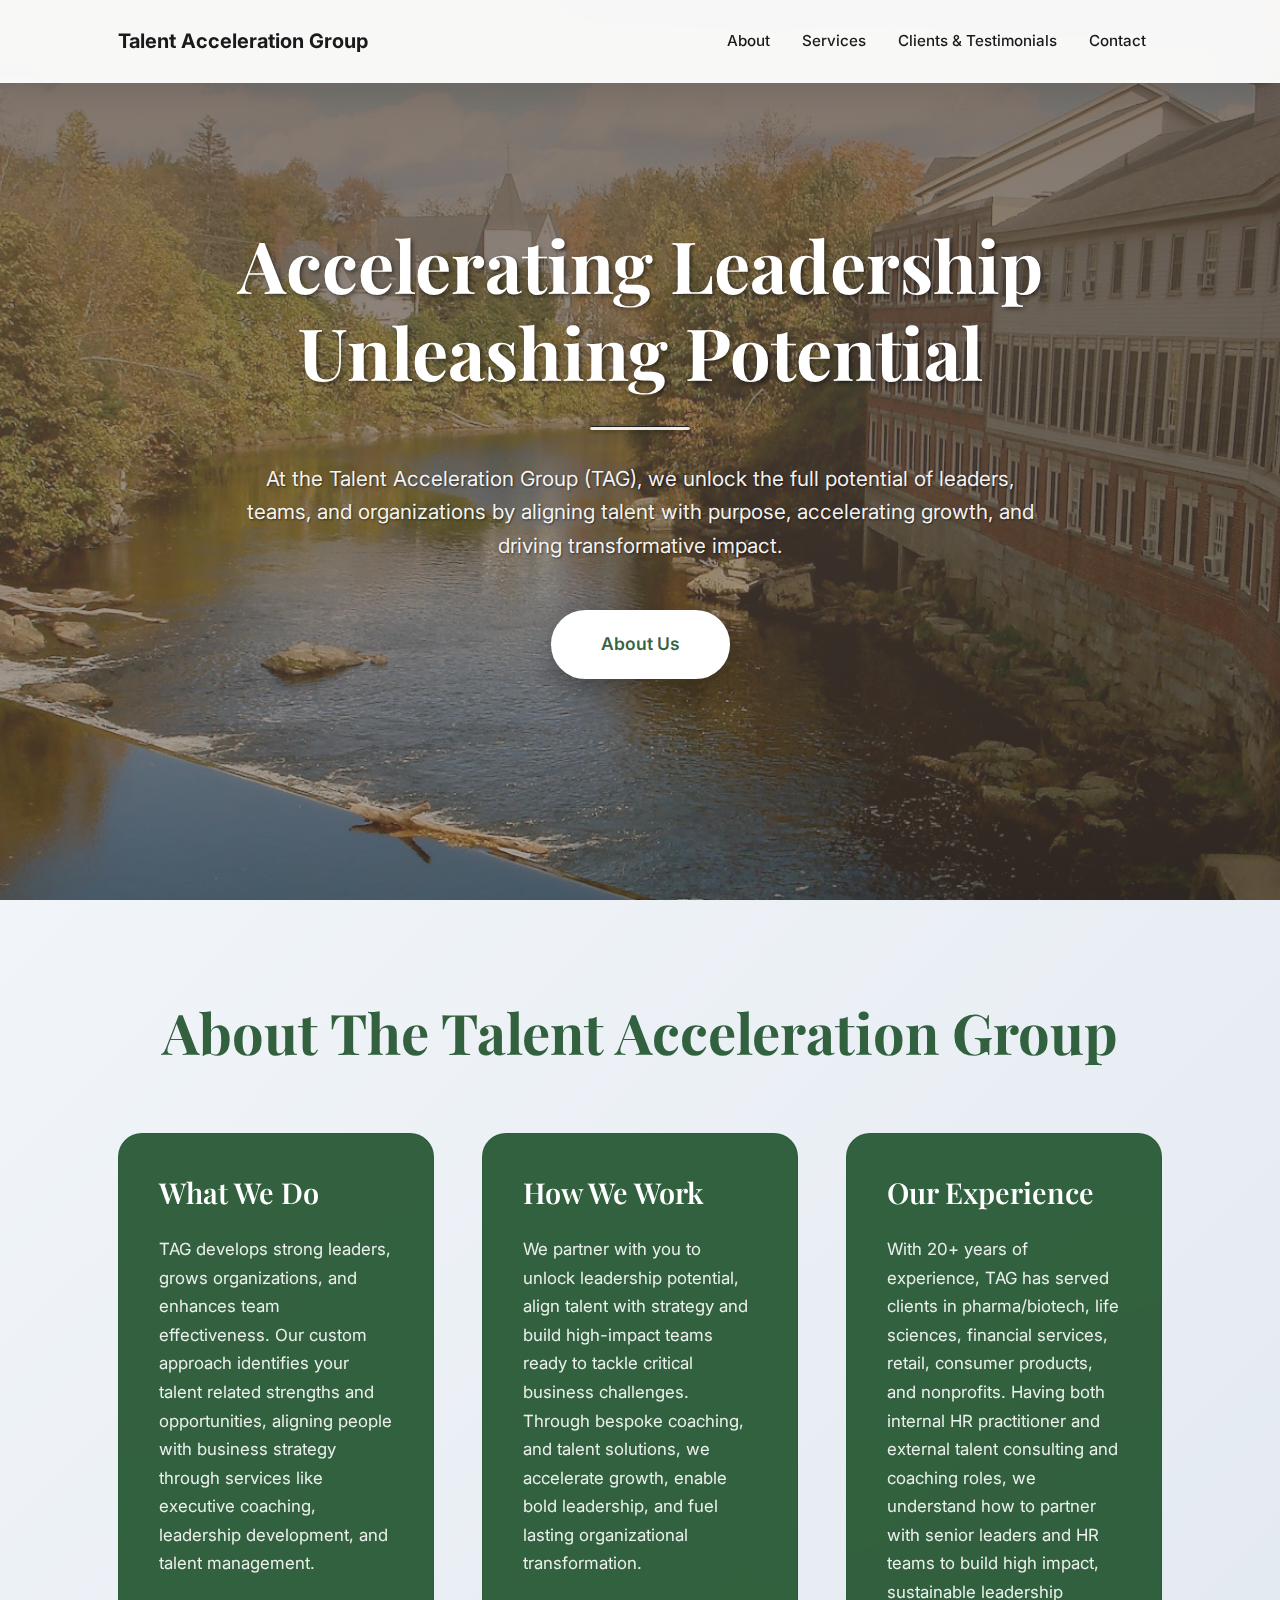
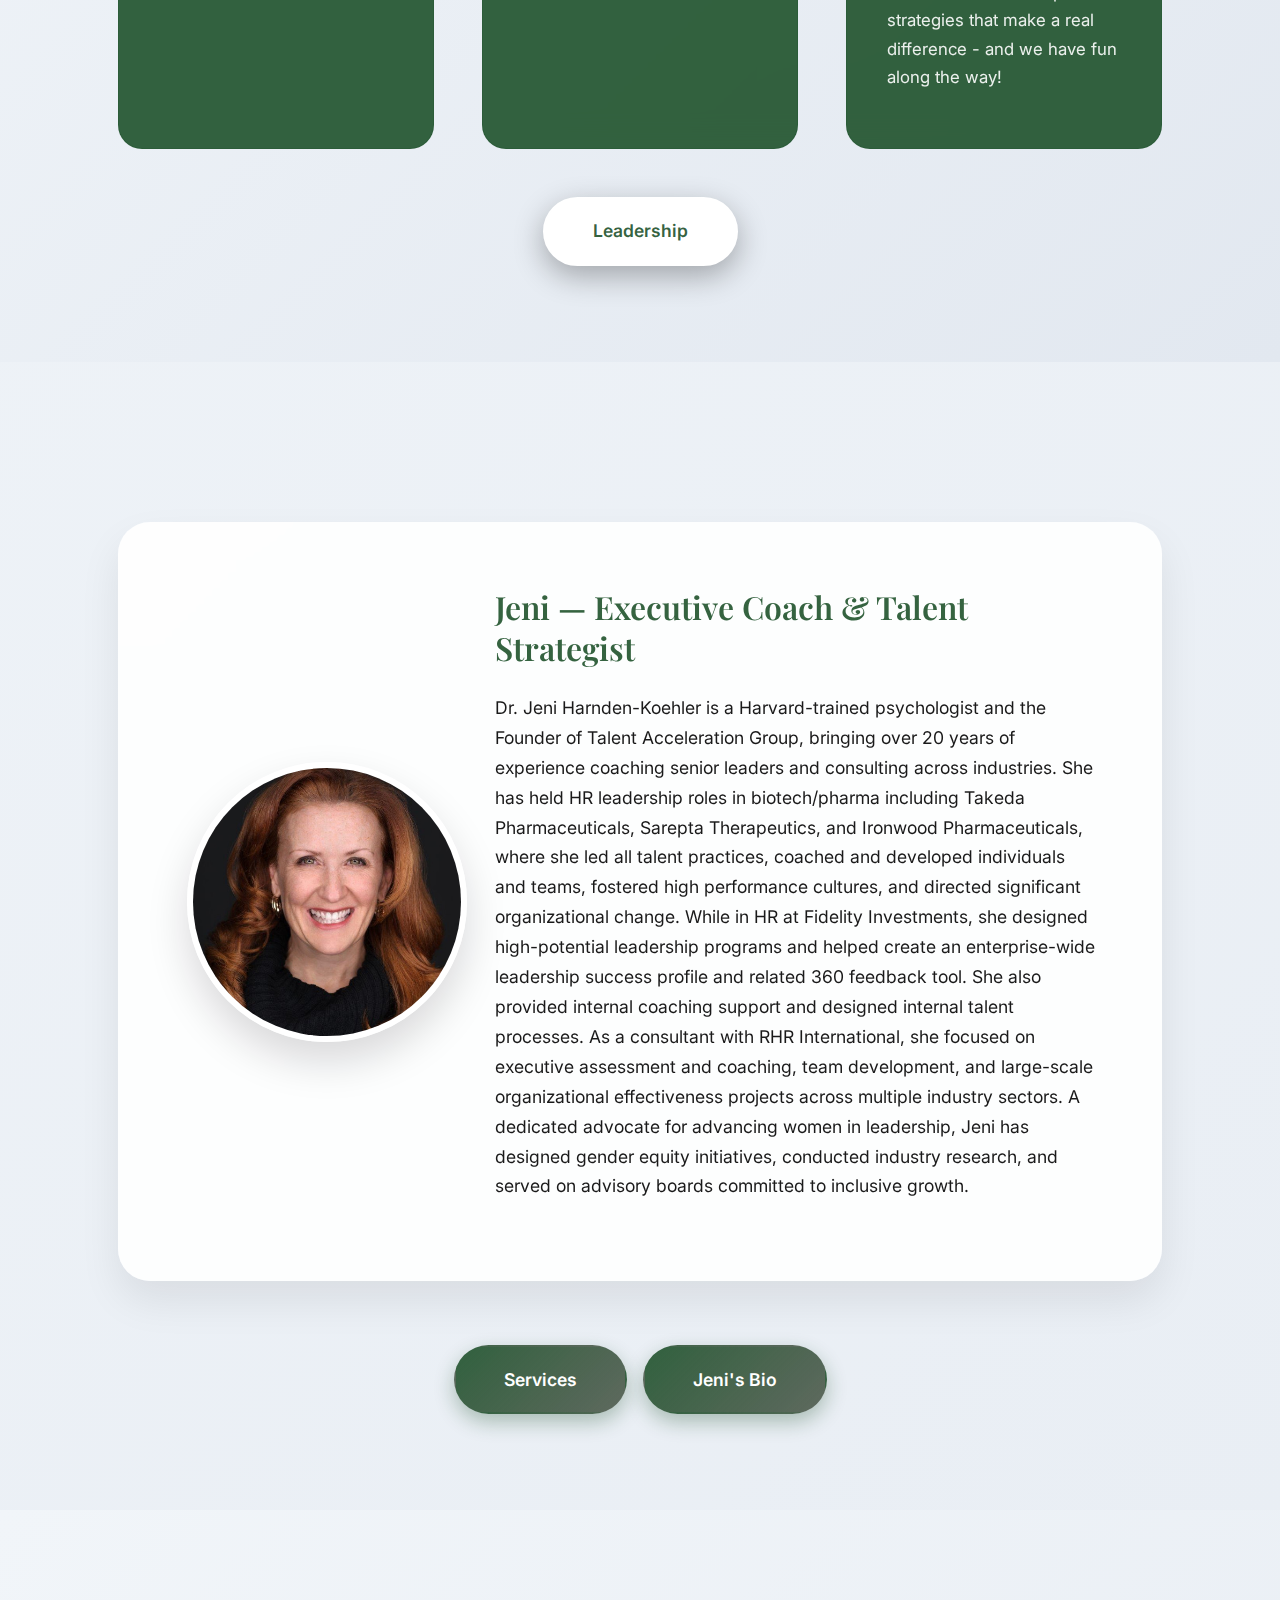
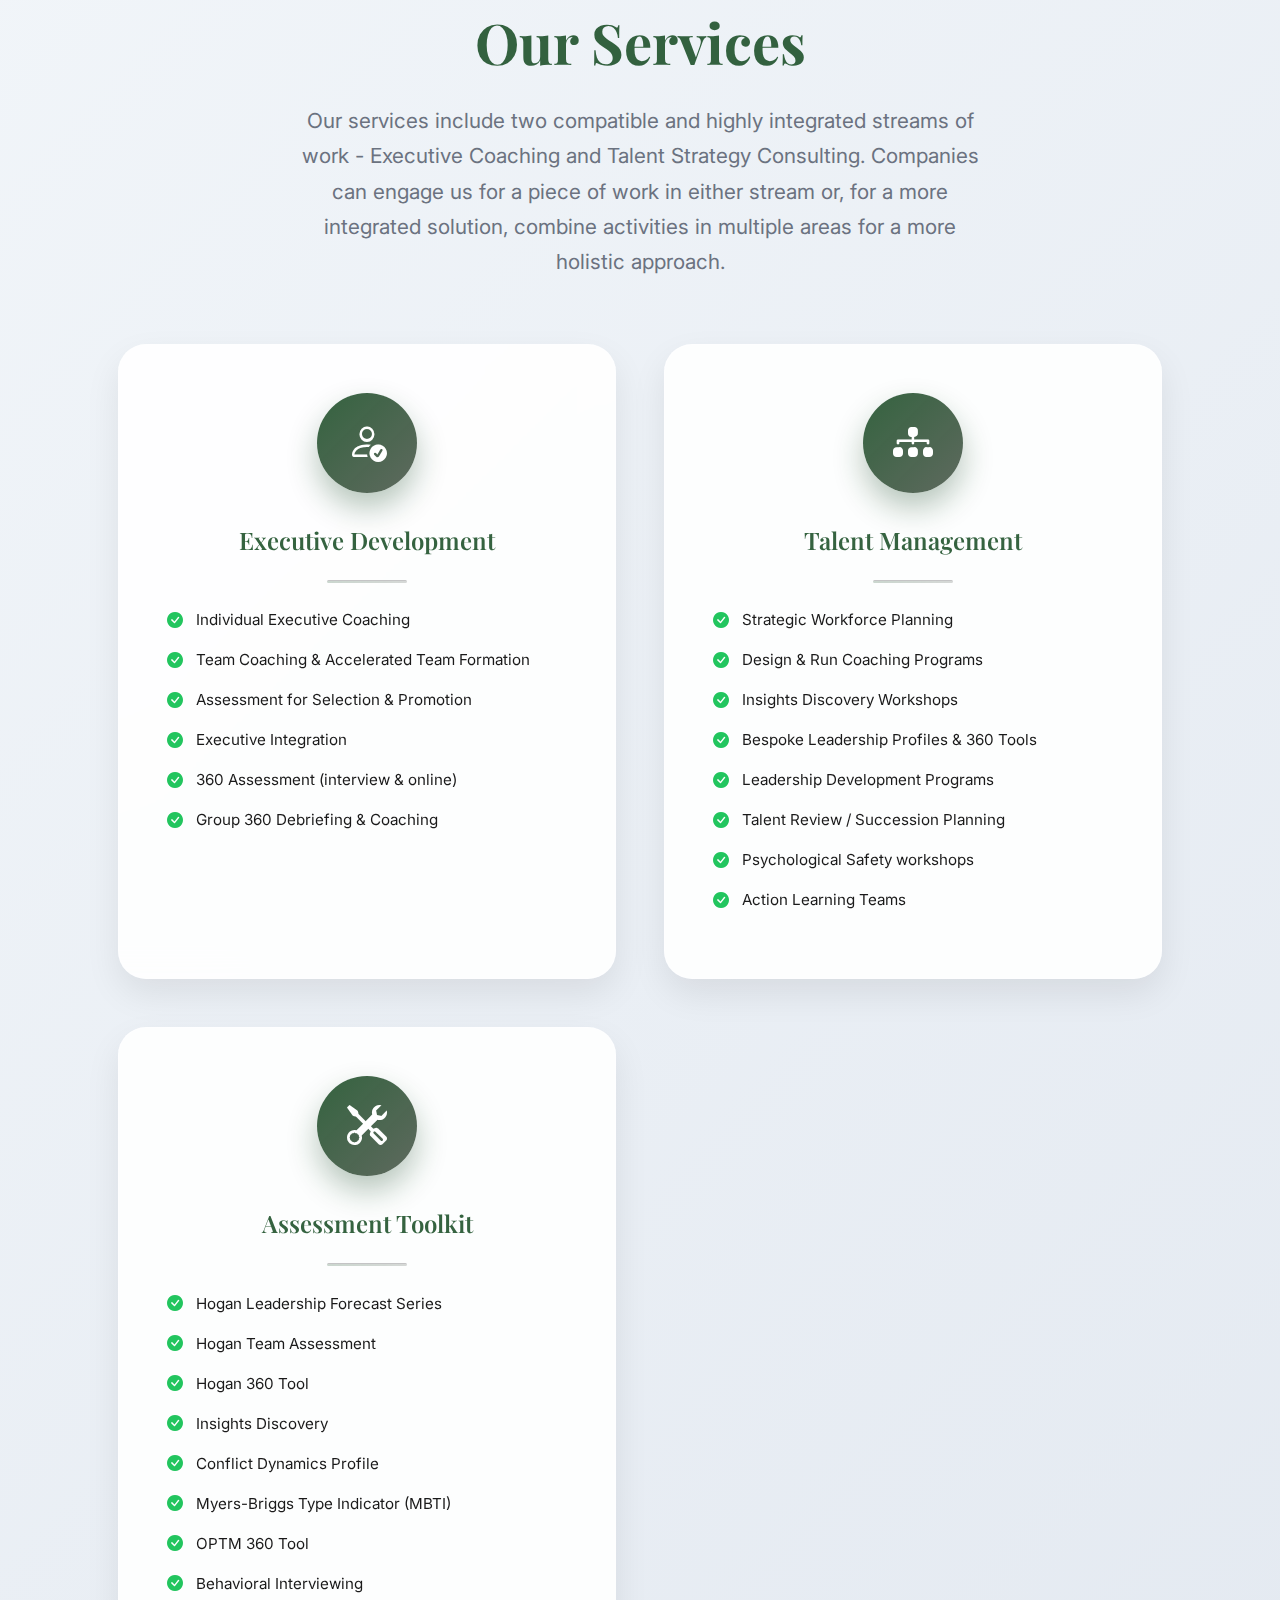
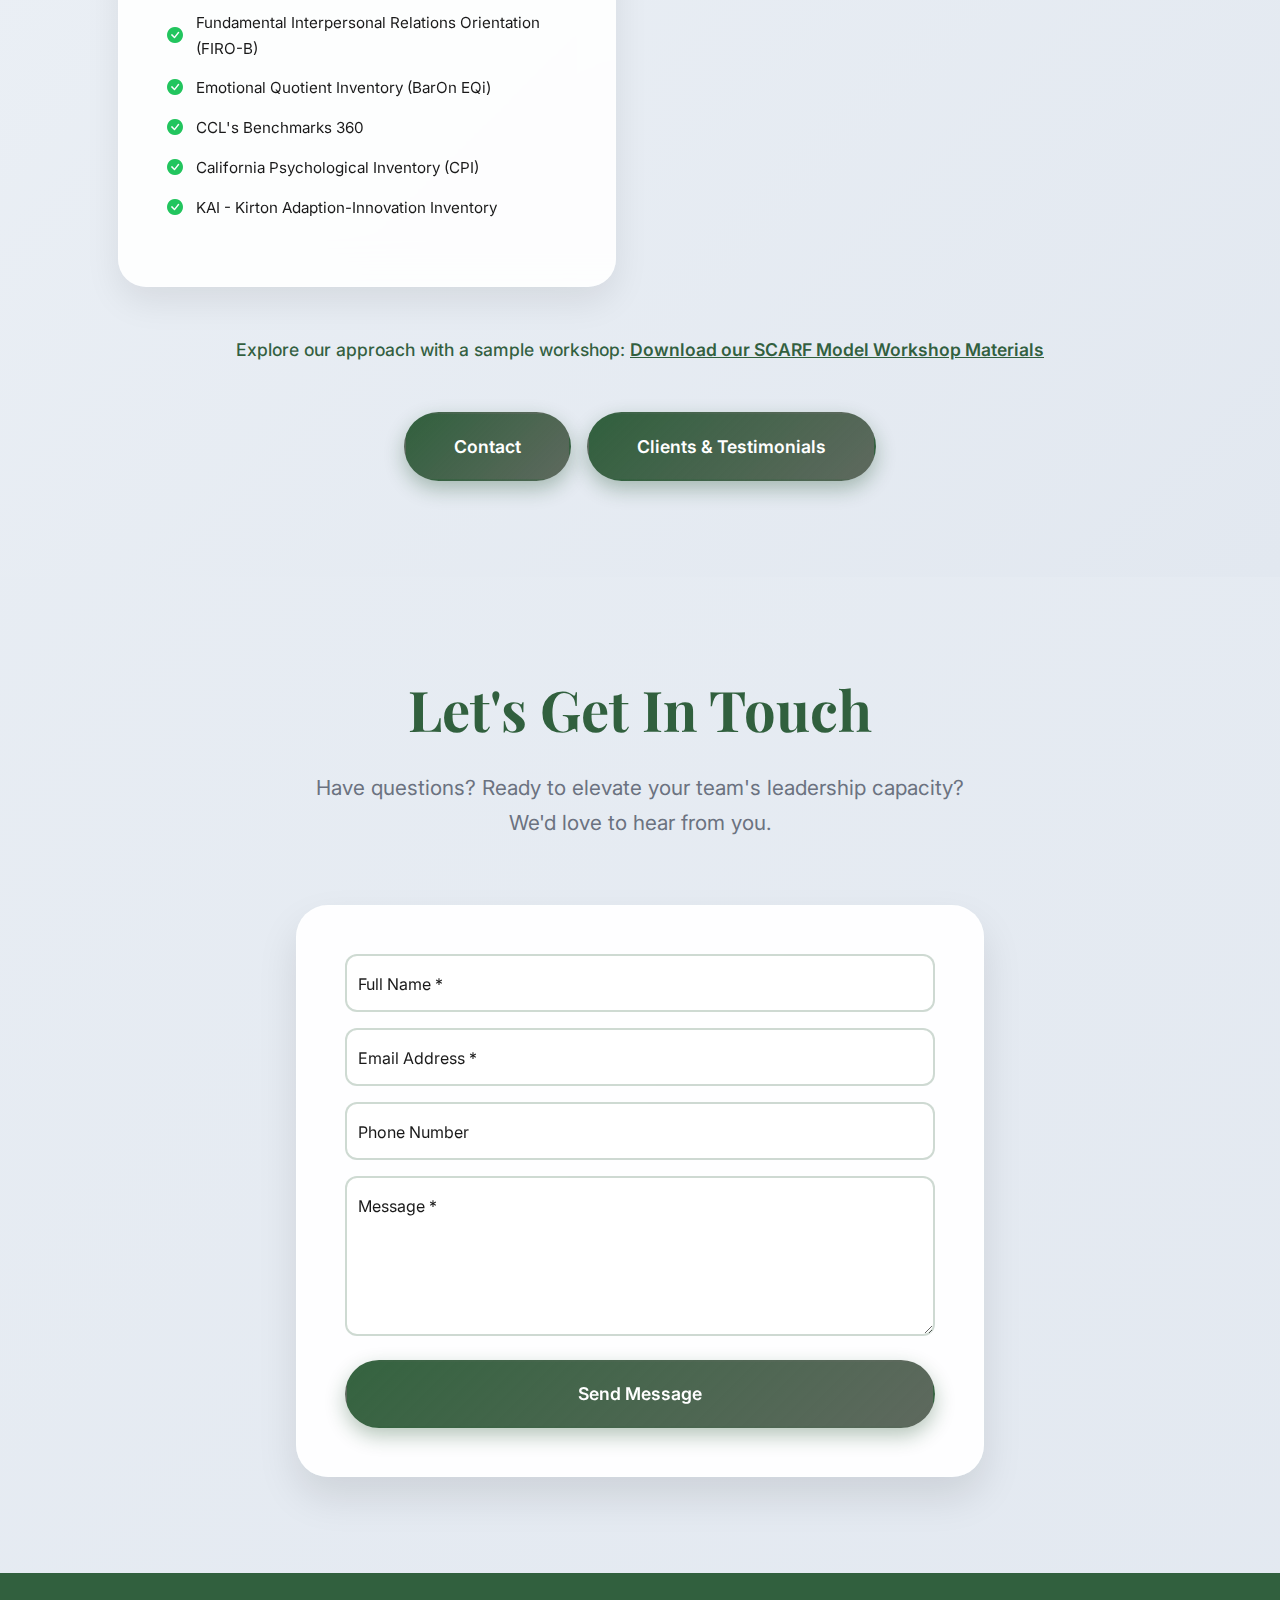
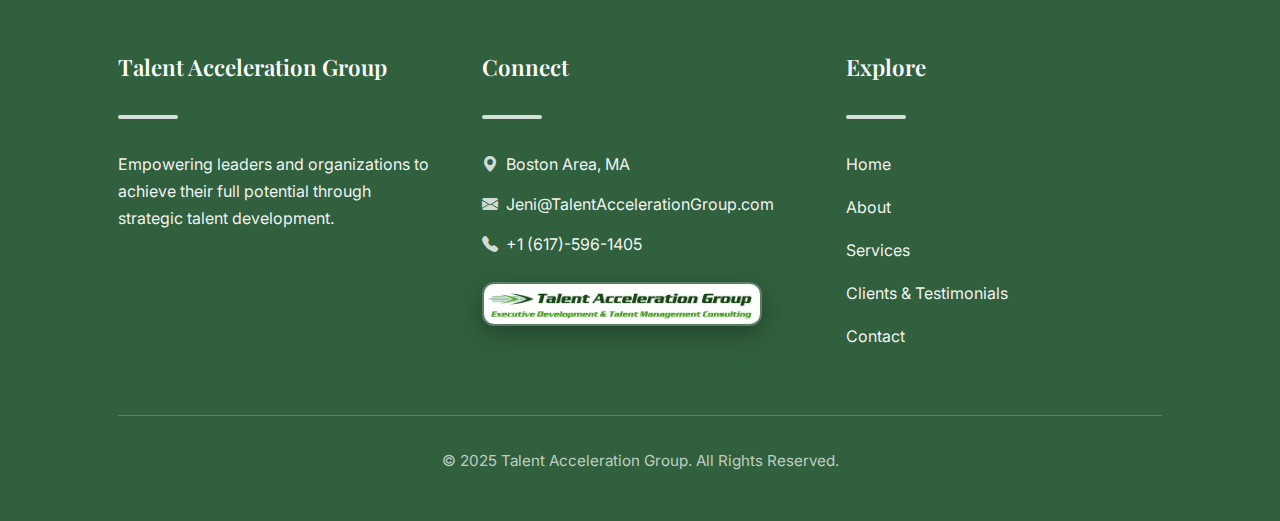
<file: index.html>
<!DOCTYPE html>
<html lang="en">
<head>
    <meta charset="utf-8" />
    <meta name="viewport" content="width=device-width, initial-scale=1, shrink-to-fit=no" />
    <meta name="description" content="Talent Acceleration Group empowers organizations through strategic talent development and customized leadership solutions." />
    <meta name="author" content="Talent Acceleration Group" />
    <title>Talent Acceleration Group</title>
    
    <!-- Favicon & Fonts -->
    <link rel="icon" type="image/x-icon" href="assets/favicon.ico" />
    <link href="https://fonts.googleapis.com/css2?family=Inter:wght@300;400;500;600;700;800&display=swap" rel="stylesheet" />
    <link href="https://fonts.googleapis.com/css2?family=Playfair+Display:wght@400;500;600;700&display=swap" rel="stylesheet" />
    <link href="https://cdn.jsdelivr.net/npm/bootstrap-icons@1.11.1/font/bootstrap-icons.css" rel="stylesheet" />
    <link rel="stylesheet" href="https://cdnjs.cloudflare.com/ajax/libs/font-awesome/6.4.0/css/all.min.css">

    <!-- Bootstrap CSS -->
    <link href="https://cdn.jsdelivr.net/npm/bootstrap@5.2.3/dist/css/bootstrap.min.css" rel="stylesheet" />
    <link href="css/index.css" rel="stylesheet" />

</head>

<body id="page-top">
    <!-- Navigation -->
    <nav class="navbar navbar-expand-lg navbar-light fixed-top py-3" id="mainNav">
        <div class="container px-4 px-lg-5">
            <a class="navbar-brand" href="#page-top">Talent Acceleration Group</a>
            <button class="navbar-toggler navbar-toggler-right" type="button" data-bs-toggle="collapse" data-bs-target="#navbarResponsive" aria-controls="navbarResponsive" aria-expanded="false" aria-label="Toggle navigation"><span class="navbar-toggler-icon"></span></button>
            <div class="collapse navbar-collapse" id="navbarResponsive">
                <ul class="navbar-nav ms-auto my-2 my-lg-0">
                    <li class="nav-item"><a class="nav-link" href="#about">About</a></li>
                    <li class="nav-item"><a class="nav-link" href="#services">Services</a></li>
                    <li class="nav-item"><a class="nav-link" href="testimonials.html">Clients & Testimonials</a></li>
                    <li class="nav-item"><a class="nav-link" href="#contact">Contact</a></li>
                </ul>
            </div>
        </div>
    </nav>

    <!-- Masthead -->
    <header class="masthead">
        <div class="container px-4 px-lg-5 h-100">
            <div class="row gx-4 gx-lg-5 h-100 align-items-center justify-content-center text-center">
                <div class="col-lg-10">
                    <h1>Accelerating Leadership<br>Unleashing Potential</h1>
                    <hr class="divider" />
                    <p>At the Talent Acceleration Group (TAG), we unlock the full potential of leaders, teams, and organizations by aligning talent with purpose, accelerating growth, and driving transformative impact.</p>
                    <a class="btn btn-light btn-xl" href="#about">About Us</a>
                </div>
            </div>
        </div>
    </header>

    <!-- About Section -->
    <section class="page-section bg-about" id="about">
        <div class="container px-4 px-lg-5">
            <div class="section-header">
                <h1 style="color: var(--white); font-size: 3.5rem;">About The Talent Acceleration Group</h1>
            </div>
            
            <div class="about-grid">
                <div class="about-card">
                    <h2>What We Do</h2>
                    <p>TAG develops strong leaders, grows organizations, and enhances team effectiveness. Our custom approach identifies your talent related strengths and opportunities, aligning people with business strategy through services like executive coaching, leadership development, and talent management.</p>
                </div>
                
                <div class="about-card">
                    <h2>How We Work</h2>
                    <p>We partner with you to unlock leadership potential, align talent with strategy and build high-impact teams ready to tackle critical business challenges. Through bespoke coaching, and talent solutions, we accelerate growth, enable bold leadership, and fuel lasting organizational transformation.</p>
                </div>
                
                <div class="about-card">
                    <h2>Our Experience</h2>
                    <p>With 20+ years of experience, TAG has served clients in pharma/biotech, life sciences, financial services, retail, consumer products, and nonprofits. Having both internal HR practitioner and external talent consulting and coaching roles, we understand how to partner with senior leaders and HR teams to build high impact, sustainable leadership strategies that make a real difference - and we have fun along the way!</p>
                </div>
            </div>
            
            <div class="btn-group-section">
                <a class="btn btn-light btn-xl" href="#founder">Leadership</a>
            </div>
        </div>
    </section>

    <!-- Founder Section -->
    <section class="page-section" id="founder">
        <div class="container px-4 px-lg-5">
            <div class="founder-section">
                <div class="row align-items-center">
                    <div class="col-md-4 text-center mb-4 mb-md-0">
                        <img src="assets/img/Headshot.jpg" class="img-fluid founder-image" alt="Jeni Headshot" />
                    </div>
                    <div class="col-md-8">
                        <h4 style="color: var(--primary); font-size: 2rem; margin-bottom: 1.5rem; font-family: 'Playfair Display', serif;">Jeni — Executive Coach & Talent Strategist</h4>
                        <p style="color: var(--dark-text); font-size: 1.1rem; line-height: 1.7;">Dr. Jeni Harnden-Koehler is a Harvard-trained psychologist and the Founder of Talent Acceleration Group, bringing over 20 years of experience coaching senior leaders and consulting across industries. She has held HR leadership roles in biotech/pharma including Takeda Pharmaceuticals, Sarepta Therapeutics, and Ironwood Pharmaceuticals, where she led all talent practices, coached and developed individuals and teams, fostered high performance cultures, and directed significant organizational change. While in HR at Fidelity Investments, she designed high-potential leadership programs and helped create an enterprise-wide leadership success profile and related 360 feedback tool. She also provided internal coaching support and designed internal talent processes. As a consultant with RHR International, she focused on executive assessment and coaching, team development, and large-scale organizational effectiveness projects across multiple industry sectors. A dedicated advocate for advancing women in leadership, Jeni has designed gender equity initiatives, conducted industry research, and served on advisory boards committed to inclusive growth.</p>
                    </div>
                </div>
            </div>
            
            <div class="btn-group-section">
                <a class="btn btn-primary btn-xl" href="#services">Services</a>
                <a class="btn btn-primary btn-xl" href="about.html">Jeni's Bio</a>
            </div>
        </div>
    </section>

    <!-- Services Section -->
    <section id="services" class="page-section bg-warm">
        <div class="container px-4 px-lg-5">
            <div class="section-header">
                <h2>Our Services</h2>
                <p>Our services include two compatible and highly integrated streams of work - Executive Coaching and Talent Strategy Consulting. Companies can engage us for a piece of work in either stream or, for a more integrated solution, combine activities in multiple areas for a more holistic approach.</p>
            </div>
            
            <div class="services-grid">
                <!-- Executive Development -->
                <div class="service-card">
                    <div class="card-body text-center">
                        <div class="feature-icon">
                            <i class="bi bi-person-check" style="font-size: 2.5rem; color: var(--white);"></i>
                        </div>
                        <h3>Executive Development</h3>
                        <hr class="divider" />
                        <ul class="list-unstyled">
                            <li><i class="bi bi-check-circle-fill"></i>Individual Executive Coaching</li>
                            <li><i class="bi bi-check-circle-fill"></i>Team Coaching & Accelerated Team Formation</li>
                            <li><i class="bi bi-check-circle-fill"></i>Assessment for Selection & Promotion</li>
                            <li><i class="bi bi-check-circle-fill"></i>Executive Integration</li>
                            <li><i class="bi bi-check-circle-fill"></i>360 Assessment (interview & online)</li>
                            <li><i class="bi bi-check-circle-fill"></i>Group 360 Debriefing & Coaching</li>
                        </ul>
                    </div>
                </div>

                <!-- Talent Management Consulting -->
                <div class="service-card">
                    <div class="card-body text-center">
                        <div class="feature-icon">
                            <i class="bi bi-diagram-3-fill" style="font-size: 2.5rem; color: var(--white);"></i>
                        </div>
                        <h3>Talent Management</h3>
                        <hr class="divider" />
                        <ul class="list-unstyled">
                            <li><i class="bi bi-check-circle-fill"></i>Strategic Workforce Planning</li>
                            <li><i class="bi bi-check-circle-fill"></i>Design & Run Coaching Programs</li>
                            <li><i class="bi bi-check-circle-fill"></i>Insights Discovery Workshops</li>
                            <li><i class="bi bi-check-circle-fill"></i>Bespoke Leadership Profiles & 360 Tools</li>
                            <li><i class="bi bi-check-circle-fill"></i>Leadership Development Programs</li>
                            <li><i class="bi bi-check-circle-fill"></i>Talent Review / Succession Planning</li>
                            <li><i class="bi bi-check-circle-fill"></i>Psychological Safety workshops</li>
                            <li><i class="bi bi-check-circle-fill"></i>Action Learning Teams</li>
                        </ul>
                    </div>
                </div>

                <!-- Assessment Toolkit -->
                <div class="service-card">
                    <div class="card-body text-center">
                        <div class="feature-icon">
                            <i class="bi bi-tools" style="font-size: 2.5rem; color: var(--white);"></i>
                        </div>
                        <h3>Assessment Toolkit</h3>
                        <hr class="divider" />
                        <ul class="list-unstyled">
                            <li><i class="bi bi-check-circle-fill"></i>Hogan Leadership Forecast Series</li>
                            <li><i class="bi bi-check-circle-fill"></i>Hogan Team Assessment</li>
                            <li><i class="bi bi-check-circle-fill"></i>Hogan 360 Tool</li>
                            <li><i class="bi bi-check-circle-fill"></i>Insights Discovery</li>
                            <li><i class="bi bi-check-circle-fill"></i>Conflict Dynamics Profile</li>
                            <li><i class="bi bi-check-circle-fill"></i>Myers-Briggs Type Indicator (MBTI)</li>
                            <li><i class="bi bi-check-circle-fill"></i>OPTM 360 Tool</li>
                            <li><i class="bi bi-check-circle-fill"></i>Behavioral Interviewing</li>
                            <li><i class="bi bi-check-circle-fill"></i>Fundamental Interpersonal Relations Orientation (FIRO-B)</li>
                            <li><i class="bi bi-check-circle-fill"></i>Emotional Quotient Inventory (BarOn EQi)</li>
                            <li><i class="bi bi-check-circle-fill"></i>CCL's Benchmarks 360</li>
                            <li><i class="bi bi-check-circle-fill"></i>California Psychological Inventory (CPI)</li>
                            <li><i class="bi bi-check-circle-fill"></i>KAI - Kirton Adaption-Innovation Inventory</li>
                        </ul>
                    </div>
                </div>
            </div>
        <div class="text-center" style="margin-top: 3rem; margin-bottom: 2rem;">
            <p style="font-size: 1.1rem; color: var(--primary); font-weight: 500; margin-bottom: 0;">
                Explore our approach with a sample workshop: 
                <a href="assets/scarf-model.pdf" target="_blank" style="color: var(--primary); text-decoration: underline; font-weight: 600;">
                    Download our SCARF Model Workshop Materials
                </a>
            </p>
        </div>
            <div class="btn-group-section">
                <a class="btn btn-primary btn-xl" href="#contact">Contact</a>
                <a class="btn btn-primary btn-xl" href="testimonials.html">Clients & Testimonials</a>
            </div>
        </div>
    </section>

    <!-- Contact Section -->
    <section class="page-section" id="contact">
        <div class="container px-4 px-lg-5">
            <div class="section-header">
                <h2>Let's Get In Touch</h2>
                <p>Have questions? Ready to elevate your team's leadership capacity? We'd love to hear from you.</p>
            </div>

            <div class="row justify-content-center">
                <div class="col-lg-8">
                    <div class="contact-card">
                        <div class="card-body p-5">
                            <!-- Success Message -->
                            <div id="formSuccess" class="alert alert-success d-none" role="alert">
                                <i class="bi bi-check-circle-fill me-2"></i>
                                Your message has been sent successfully! We'll be in touch shortly.
                            </div>
                            
                            <!-- Error Message -->
                            <div id="formError" class="alert alert-danger d-none" role="alert">
                                <i class="bi bi-exclamation-triangle-fill me-2"></i>
                                There was an error sending your message. Please try again or email us directly.
                            </div>

                            <form id="contactForm">
                                <!-- We'll handle submission entirely with JavaScript -->

                                <div class="form-floating mb-3">
                                    <input class="form-control" id="name" name="name" type="text" placeholder="Full Name" required />
                                    <label for="name">Full Name *</label>
                                </div>

                                <div class="form-floating mb-3">
                                    <input class="form-control" id="email" name="email" type="email" placeholder="name@example.com" required />
                                    <label for="email">Email Address *</label>
                                </div>

                                <div class="form-floating mb-3">
                                    <input class="form-control" id="phone" name="phone" type="tel" placeholder="(123) 456-7890" />
                                    <label for="phone">Phone Number</label>
                                </div>

                                <div class="form-floating mb-4">
                                    <textarea class="form-control" id="message" name="message" placeholder="Message" style="height: 10rem" required></textarea>
                                    <label for="message">Message *</label>
                                </div>

                                <div class="d-grid">
                                    <button class="btn btn-primary btn-xl" type="submit" id="submitBtn">
                                        <span id="submitText">Send Message</span>
                                        <span id="loadingSpinner">
                                            <span class="spinner-border spinner-border-sm me-2" role="status" aria-hidden="true"></span>
                                            Sending...
                                        </span>
                                    </button>
                                </div>
                            </form>
                        </div>
                    </div>
                </div>
            </div>
        </div>
    </section>

    <!-- Footer -->
    <footer>
        <div class="container px-4 px-lg-5">
            <div class="row gx-4 gx-lg-5">
                <div class="col-lg-4 mb-4 mb-lg-0">
                    <h4>Talent Acceleration Group</h4>
                    <div class="footer-divider"></div>
                    <p class="footer-text">Empowering leaders and organizations to achieve their full potential through strategic talent development.</p>
                </div>
                <div class="col-lg-4 mb-4 mb-lg-0">
                    <h4>Connect</h4>
                    <div class="footer-divider"></div>
                    <p class="footer-text"><i class="bi bi-geo-alt-fill me-2" style="color: rgba(255,255,255,0.8);"></i>Boston Area, MA</p>
                    <p class="footer-text"><i class="bi bi-envelope-fill me-2" style="color: rgba(255,255,255,0.8);"></i>Jeni@TalentAccelerationGroup.com</p>
                    <p class="footer-text"><i class="bi bi-telephone-fill me-2" style="color: rgba(255,255,255,0.8);"></i>+1 (617)-596-1405</p>
                    <div class="mt-4">
                        <img src="assets/img/TAGLOGO.jpg" alt="Talent Acceleration Group Logo" class="img-fluid footer-logo">
                    </div>
                </div>
                <div class="col-lg-4">
                    <h4>Explore</h4>
                    <div class="footer-divider"></div>
                    <p><a href="index.html" class="footer-link">Home</a></p>
                    <p><a href="index.html#about" class="footer-link">About</a></p>
                    <p><a href="index.html#services" class="footer-link">Services</a></p>
                    <p><a href="testimonials.html" class="footer-link">Clients & Testimonials</a></p>
                    <p><a href="index.html#contact" class="footer-link">Contact</a></p>
                </div>
            </div>
            <div style="border-top: 1px solid rgba(255,255,255,0.2); margin-top: 3rem; padding-top: 2rem;">
                <div class="row gx-4 gx-lg-5">
                    <div class="col-lg-12 text-center">
                        <p style="margin-bottom: 0; color: rgba(255,255,255,0.7); font-size: 0.95rem;">© 2025 Talent Acceleration Group. All Rights Reserved.</p>
                    </div>
                </div>
            </div>
        </div>
    </footer>

    <!-- Bootstrap core JS -->
    <script src="https://cdn.jsdelivr.net/npm/bootstrap@5.2.3/dist/js/bootstrap.bundle.min.js"></script>
    <script>
        document.addEventListener('DOMContentLoaded', function() {
            const form = document.getElementById('contactForm');
            const submitBtn = document.getElementById('submitBtn');
            const submitText = document.getElementById('submitText');
            const loadingSpinner = document.getElementById('loadingSpinner');
            const successMsg = document.getElementById('formSuccess');
            const errorMsg = document.getElementById('formError');

            form.addEventListener('submit', async function(e) {
                e.preventDefault();
                
                // Hide any previous messages
                successMsg.classList.add('d-none');
                errorMsg.classList.add('d-none');
                
                // Show loading state
                submitBtn.disabled = true;
                submitText.style.display = 'none';
                loadingSpinner.style.display = 'inline';
                
                try {
                    // Get form data
                    const originalFormData = new FormData(form);
                    const name = originalFormData.get('name').trim();
                    const email = originalFormData.get('email').trim();
                    const phone = originalFormData.get('phone') || '';
                    const message = originalFormData.get('message').trim();
                    
                    if (!name || !email || !message) {
                        throw new Error('Please fill in all required fields.');
                    }
                    
                    // Submit to FormSubmit with proper configuration
                    const formData = new FormData();
                    formData.append('name', name);
                    formData.append('email', email);
                    formData.append('phone', phone);
                    formData.append('message', message);
                    formData.append('_captcha', 'false');
                    formData.append('_subject', 'New Contact Form Submission - Talent Acceleration Group');
                    formData.append('_template', 'table');
                    formData.append('_autoresponse', 'Thank you for contacting Talent Acceleration Group! We will get back to you soon.');
                    
                    const response = await fetch('https://formsubmit.co/jeni@talentaccelerationgroup.com', {
                        method: 'POST',
                        body: formData,
                        mode: 'no-cors' // This prevents CORS issues and redirects
                    });
                    
                    // Since no-cors mode doesn't give us response status, we assume success
                    // Success
                    successMsg.classList.remove('d-none');
                    form.reset();
                    
                    // Scroll to success message
                    successMsg.scrollIntoView({ 
                        behavior: 'smooth', 
                        block: 'center' 
                    });
                    
                    // Hide success message after 8 seconds
                    setTimeout(() => {
                        successMsg.classList.add('d-none');
                    }, 8000);
                    
                } catch (error) {
                    console.error('Form submission error:', error);
                    errorMsg.classList.remove('d-none');
                    errorMsg.scrollIntoView({ 
                        behavior: 'smooth', 
                        block: 'center' 
                    });
                    
                    // Hide error message after 8 seconds
                    setTimeout(() => {
                        errorMsg.classList.add('d-none');
                    }, 8000);
                    
                } finally {
                    // Reset button state
                    submitBtn.disabled = false;
                    submitText.style.display = 'inline';
                    loadingSpinner.style.display = 'none';
                }
            });
            
            // Real-time validation feedback
            const inputs = form.querySelectorAll('input[required], textarea[required]');
            inputs.forEach(input => {
                input.addEventListener('blur', function() {
                    if (this.value.trim() === '') {
                        this.classList.add('is-invalid');
                    } else {
                        this.classList.remove('is-invalid');
                        this.classList.add('is-valid');
                    }
                });
                
                input.addEventListener('input', function() {
                    if (this.classList.contains('is-invalid') && this.value.trim() !== '') {
                        this.classList.remove('is-invalid');
                        this.classList.add('is-valid');
                    }
                });
            });
        });
    </script>

</body>
</html>
</file>
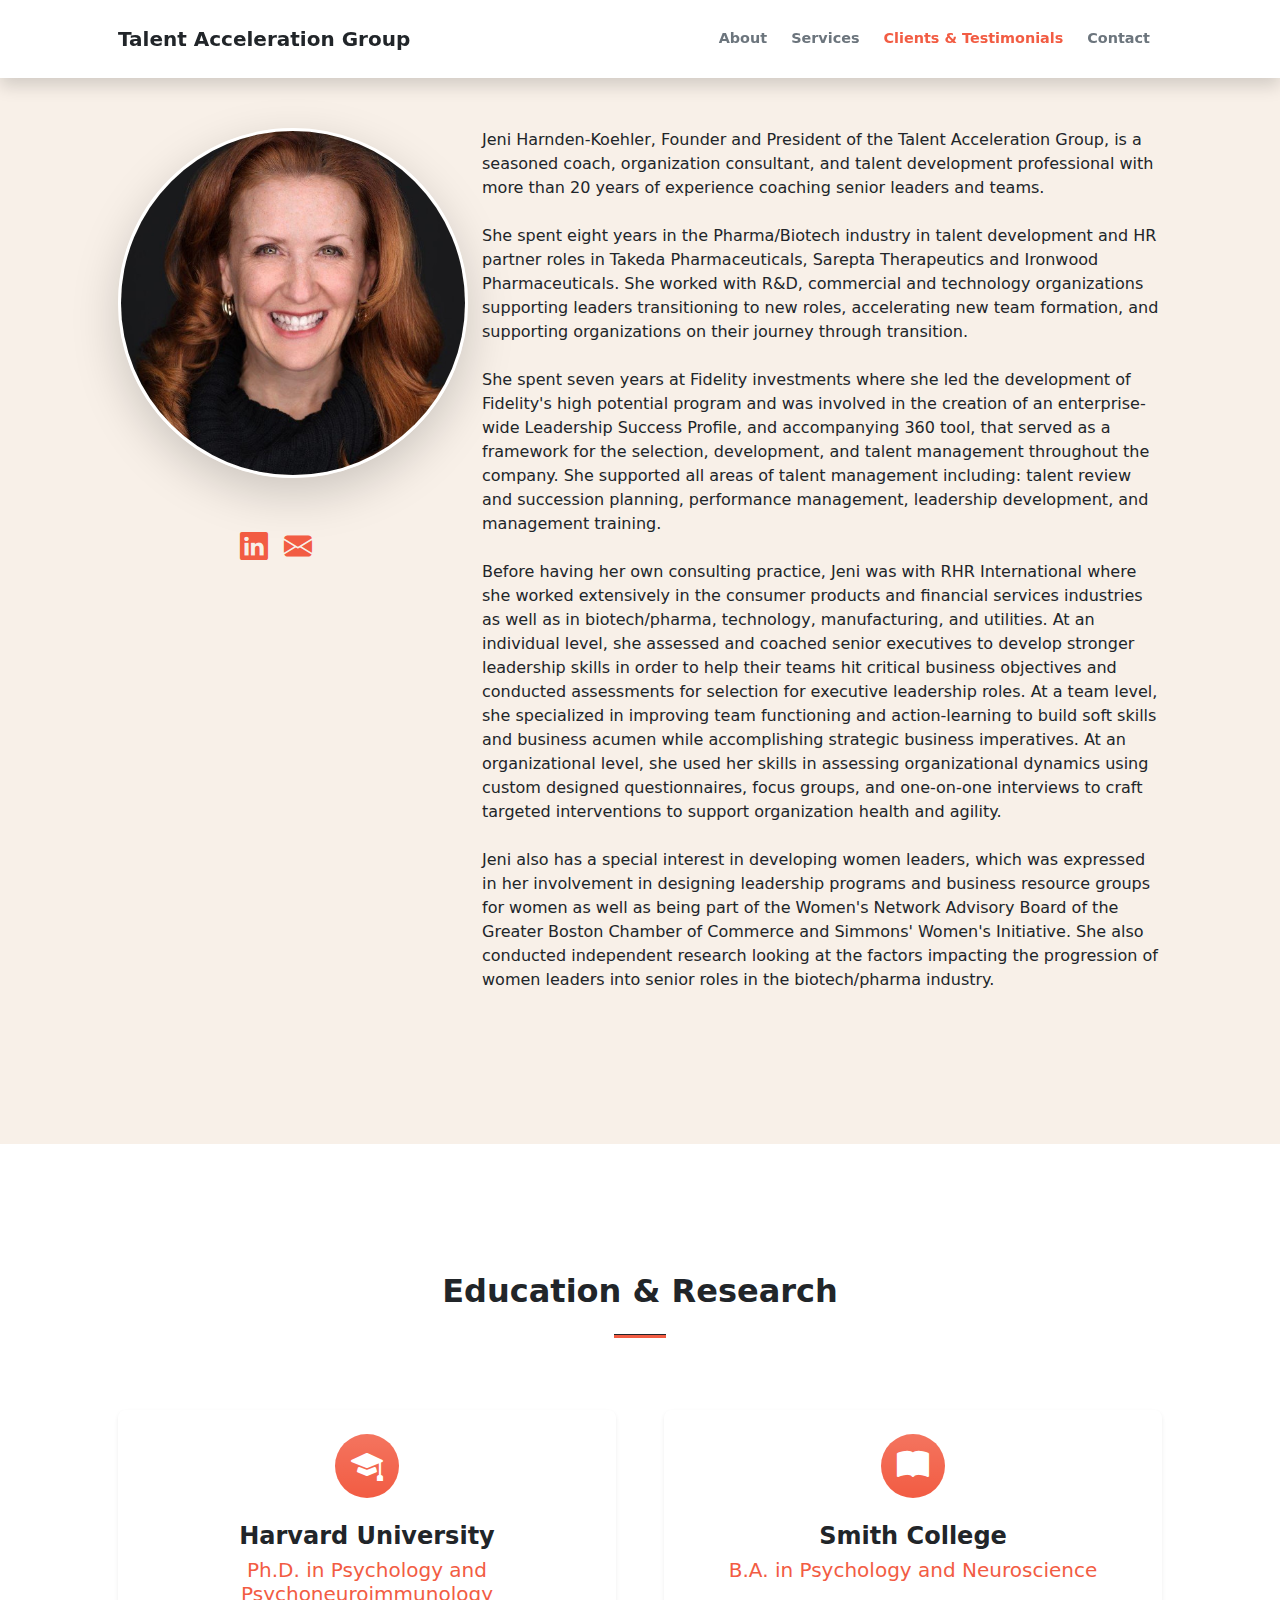
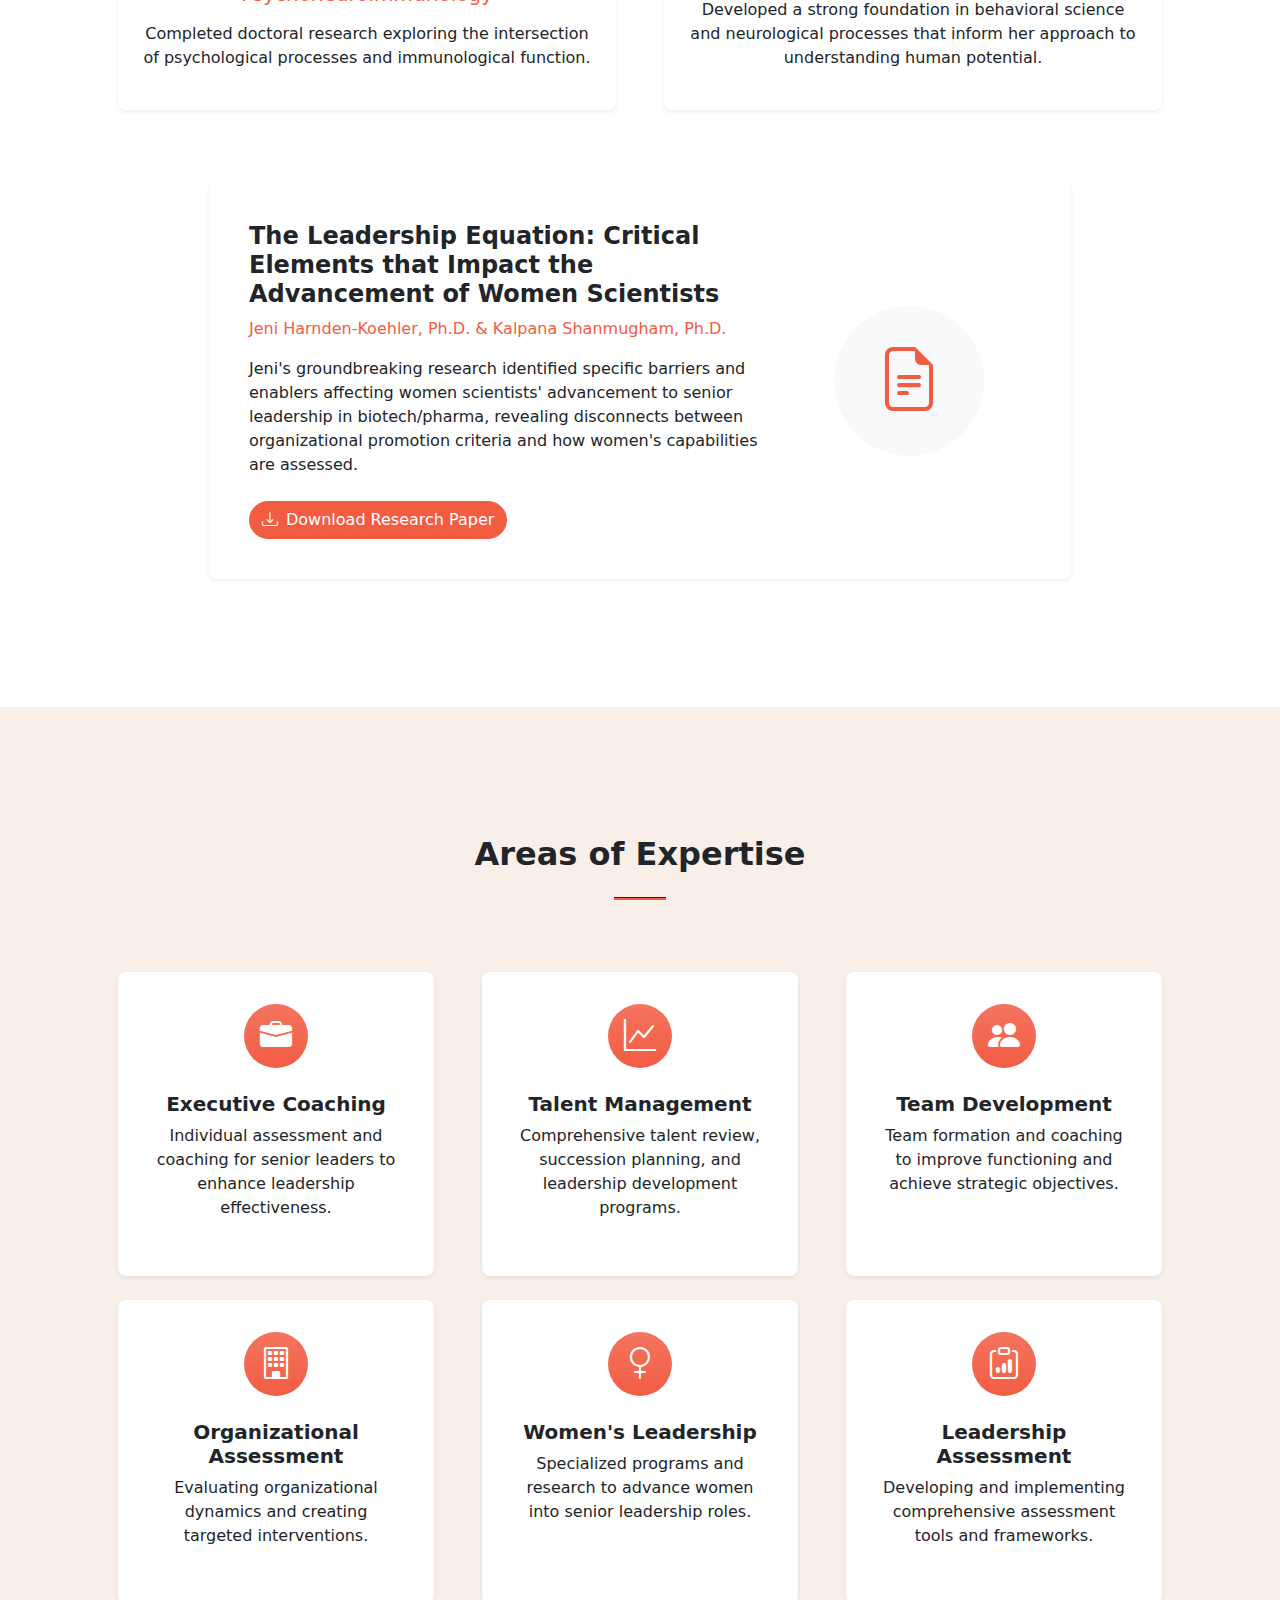
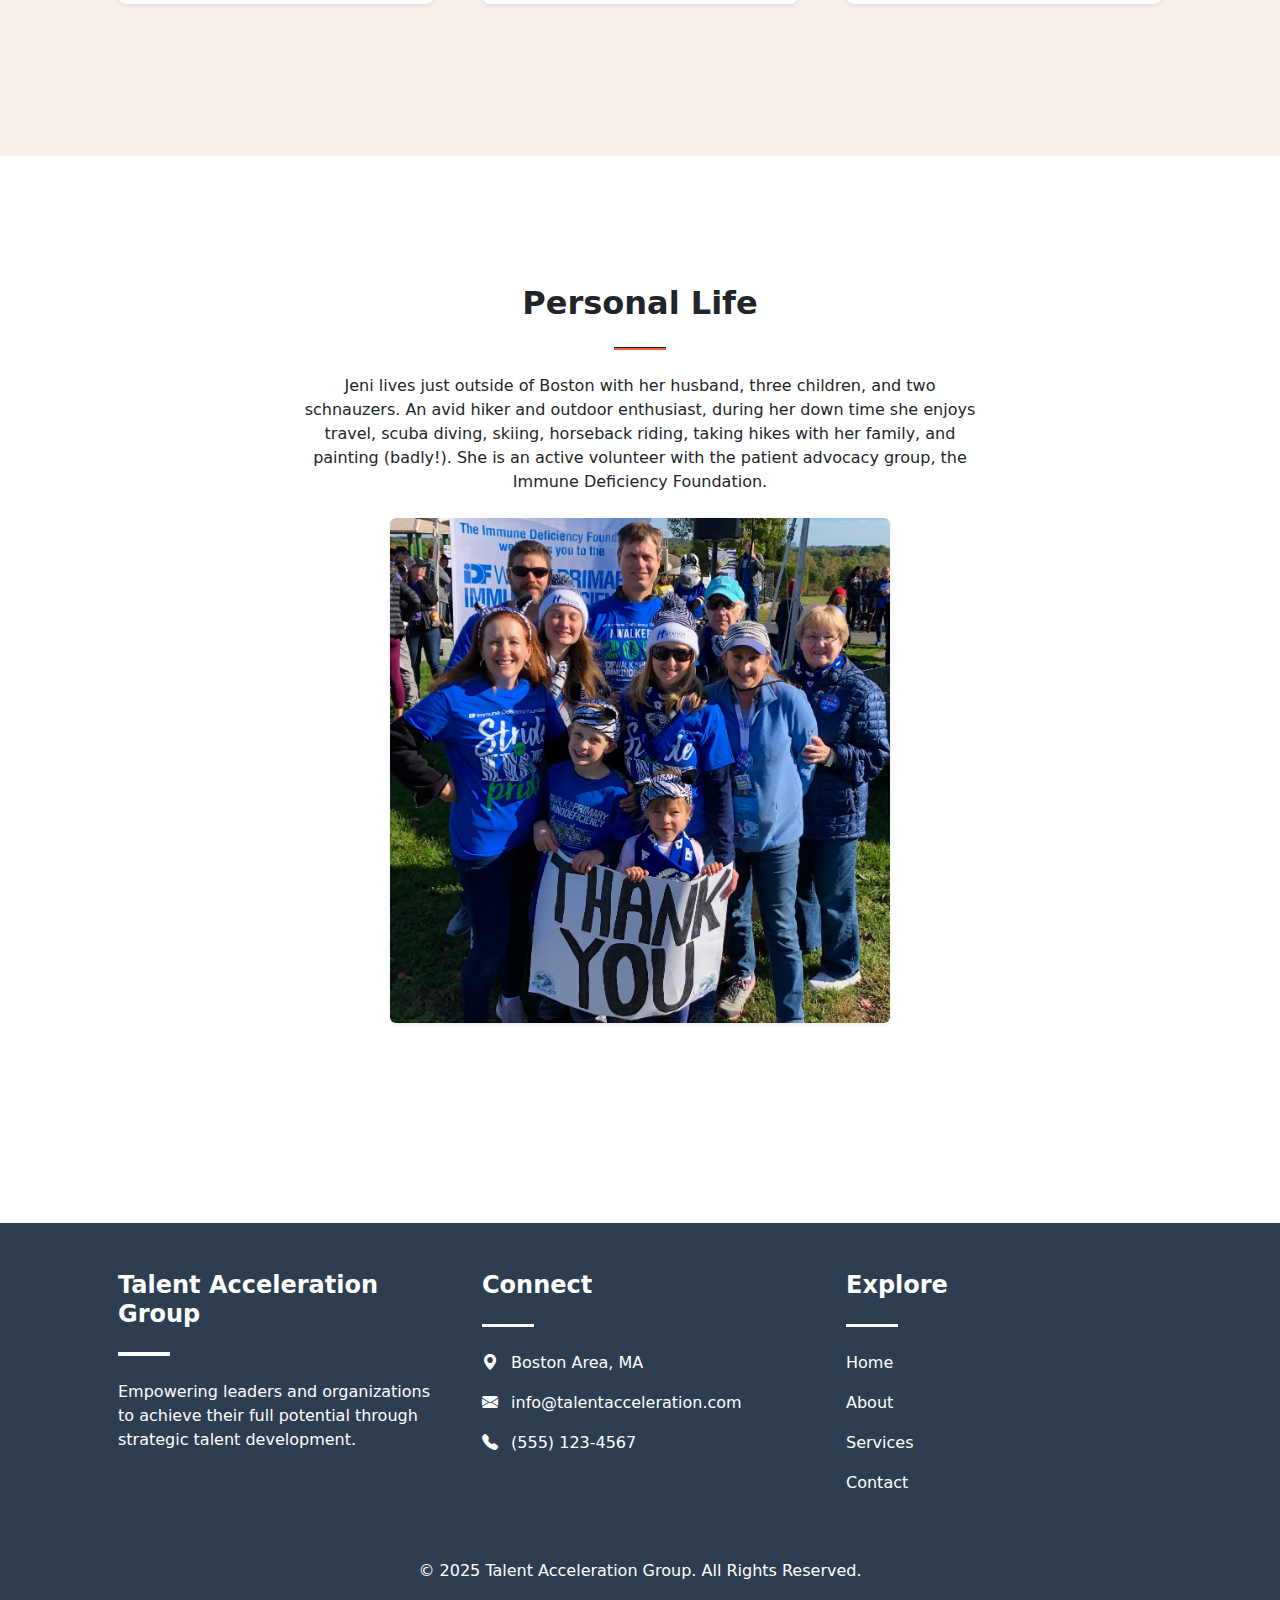
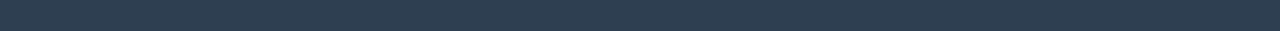
<file: about.html>
<!DOCTYPE html>
<html lang="en">
<head>
    <meta charset="utf-8" />
    <meta name="viewport" content="width=device-width, initial-scale=1, shrink-to-fit=no" />
    <meta name="description" content="Biography of Jeni Harnden-Koehler - Founder and President of Talent Acceleration Group" />
    <meta name="author" content="Talent Acceleration Group" />
    <title>Jeni Harnden-Koehler | Talent Acceleration Group</title>
    <!-- Bootstrap Icons-->
    <link href="https://cdn.jsdelivr.net/npm/bootstrap-icons@1.8.1/font/bootstrap-icons.css" rel="stylesheet" />
    <!-- Bootstrap CSS -->
    <link href="https://cdn.jsdelivr.net/npm/bootstrap@5.2.3/dist/css/bootstrap.min.css" rel="stylesheet" />
    <!-- Your custom CSS -->
    <style>
        /* Brand Colors */
        :root {
            --primary: #f25c43;
            --primary-dark: #de4a32;
            --warm-bg: #f8f0e8;
            --dark-text: #212529;
            --light-text: #6c757d;
        }
        
        /* Navigation styles */
        #mainNav {
            box-shadow: 0 0.5rem 1rem rgba(0, 0, 0, 0.15);
            background-color: #fff;
            transition: background-color 0.2s ease;
        }
        
        #mainNav .navbar-brand {
            font-weight: 700;
            color: #212529;
        }
        
        #mainNav .navbar-nav .nav-item .nav-link {
            color: #6c757d;
            font-weight: 700;
            font-size: 0.9rem;
            padding: 0.75rem 0;
            margin: 0 0.75rem;
        }
        
        #mainNav .navbar-nav .nav-item .nav-link:hover,
        #mainNav .navbar-nav .nav-item .nav-link:active,
        #mainNav .navbar-nav .nav-item .nav-link.active {
            color: var(--primary);
        }
        
        /* Page sections */
        .page-section {
            padding: 8rem 0;
        }
        
        .bio-header {
            position: relative;
            padding-top: calc(10rem + 72px);
            padding-bottom: 6rem;
            background: linear-gradient(to bottom, rgba(0, 0, 0, 0.4) 0%, rgba(0, 0, 0, 0.6) 100%), url('assets/img/IMG_0988.jpeg');
            background-position: center;
            background-repeat: no-repeat;
            background-attachment: scroll;
            background-size: cover;
        }
        
        /* Divider styling */
        .divider {
            height: 0.2rem;
            max-width: 3.25rem;
            margin: 1.5rem 0;
            background-color: var(--primary);
            opacity: 1;
        }
        
        .divider-light {
            background-color: #fff;
        }
        
        .divider-center {
            margin-left: auto;
            margin-right: auto;
        }
        
        /* Biography section styling */
        .bio-section {
            background-color: var(--warm-bg);
        }
        
        .bio-image {
            border-radius: 50%;
            max-width: 350px;
            box-shadow: 0 1rem 3rem rgba(0,0,0,.175);
            border: 3px solid white;
        }
        
        .section-title {
            font-weight: 800;
            margin-bottom: 2rem;
            position: relative;
            color: var(--dark-text);
        }
        
        .section-title:after {
            content: "";
            position: absolute;
            left: 0;
            bottom: -15px;
            width: 50px;
            height: 4px;
            background-color: var(--primary);
        }
        
        /* Feature Cards */
        .expertise-item {
            margin-bottom: 1.5rem;
            padding: 2rem;
            border-radius: 0.5rem;
            background-color: white;
            box-shadow: 0 0.125rem 0.25rem rgba(0,0,0,.075);
            transition: all 0.3s ease;
            height: 100%;
        }
        
        .expertise-item:hover {
            transform: translateY(-5px);
            box-shadow: 0 0.5rem 1rem rgba(0,0,0,.15);
        }
        
        /* Icon styling */
        .feature-icon {
            display: inline-flex;
            align-items: center;
            justify-content: center;
            width: 4rem;
            height: 4rem;
            font-size: 2rem;
        }
        
        .interest-icon {
            font-size: 2.5rem;
            color: var(--primary);
        }
        
        /* Personal interests section */
        .interests-section {
            background-color: white;
        }
        
        /* Education cards */
        .education-card {
            background-color: white;
            border-radius: 0.5rem;
            box-shadow: 0 0.125rem 0.25rem rgba(0,0,0,.075);
            transition: all 0.3s ease;
            height: 100%;
        }
        
        .education-card:hover {
            transform: translateY(-5px);
            box-shadow: 0 0.5rem 1rem rgba(0,0,0,.15);
        }
        
        /* Footer styling */
        footer {
            padding: 5rem 0;
            background-color: #2c3e50;
            color: white;
        }
        
        /* Text formatting */
        .text-primary {
            color: var(--primary) !important;
        }
        
        .bg-primary {
            background-color: var(--primary) !important;
        }
        
        .btn-primary {
            background-color: var(--primary);
            border-color: var(--primary);
        }
        
        .btn-primary:hover {
            background-color: var(--primary-dark);
            border-color: var(--primary-dark);
        }
    </style>
</head>
<body id="page-top">
    <!-- Navigation-->
    <nav class="navbar navbar-expand-lg navbar-light fixed-top py-3" id="mainNav">
        <div class="container px-4 px-lg-5">
            <a class="navbar-brand" href="#page-top">Talent Acceleration Group</a>
            <button class="navbar-toggler navbar-toggler-right" type="button" data-bs-toggle="collapse" data-bs-target="#navbarResponsive" aria-controls="navbarResponsive" aria-expanded="false" aria-label="Toggle navigation"><span class="navbar-toggler-icon"></span></button>
            <div class="collapse navbar-collapse" id="navbarResponsive">
                <ul class="navbar-nav ms-auto my-2 my-lg-0">
                    <li class="nav-item"><a class="nav-link" href=index.html"#about">About</a></li>
                    <li class="nav-item"><a class="nav-link" href="index.html#services">Services</a></li>
                    <li class="nav-item"><a class="nav-link active" href="testimonials.html">Clients & Testimonials</a></li>
                    <li class="nav-item"><a class="nav-link" href="index.html#contact">Contact</a></li>
                </ul>
            </div>
        </div>
    </nav>


    <!-- Biography Section -->
    <section class="page-section bio-section" id="biography">
        <div class="container px-4 px-lg-5">
            <div class="row gx-4 gx-lg-5 justify-content-center">
                <div class="col-lg-4 text-center mb-5 mb-lg-0">
                    <img src="assets/img/Headshot.jpg" alt="Jeni Harnden-Koehler" class="img-fluid bio-image mb-4">
                    
                    <div class="d-flex justify-content-center mt-4">
                        <a href="https://www.linkedin.com/in/jenniferharndenkoehler/" class="mx-2" target="_blank" title="Connect with Jeni on LinkedIn"><i class="bi bi-linkedin fs-3 text-primary"></i></a>
                        <a href="mailto:info@talentacceleration.com" class="mx-2" title="Email Jeni"><i class="bi bi-envelope-fill fs-3 text-primary"></i></a>
                    </div>
                </div>
                <div class="col-lg-8">
                    <p class="mb-4">Jeni Harnden-Koehler, Founder and President of the Talent Acceleration Group, is a seasoned coach, organization consultant, and talent development professional with more than 20 years of experience coaching senior leaders and teams.</p>
                    
                    <p class="mb-4">She spent eight years in the Pharma/Biotech industry in talent development and HR partner roles in Takeda Pharmaceuticals, Sarepta Therapeutics and Ironwood Pharmaceuticals. She worked with R&D, commercial and technology organizations supporting leaders transitioning to new roles, accelerating new team formation, and supporting organizations on their journey through transition.</p>
                    
                    <p class="mb-4">She spent seven years at Fidelity investments where she led the development of Fidelity's high potential program and was involved in the creation of an enterprise-wide Leadership Success Profile, and accompanying 360 tool, that served as a framework for the selection, development, and talent management throughout the company. She supported all areas of talent management including: talent review and succession planning, performance management, leadership development, and management training.</p>
                    
                    <p class="mb-4">Before having her own consulting practice, Jeni was with RHR International where she worked extensively in the consumer products and financial services industries as well as in biotech/pharma, technology, manufacturing, and utilities. At an individual level, she assessed and coached senior executives to develop stronger leadership skills in order to help their teams hit critical business objectives and conducted assessments for selection for executive leadership roles. At a team level, she specialized in improving team functioning and action-learning to build soft skills and business acumen while accomplishing strategic business imperatives. At an organizational level, she used her skills in assessing organizational dynamics using custom designed questionnaires, focus groups, and one-on-one interviews to craft targeted interventions to support organization health and agility.</p>
                    
                    <p class="mb-4">Jeni also has a special interest in developing women leaders, which was expressed in her involvement in designing leadership programs and business resource groups for women as well as being part of the Women's Network Advisory Board of the Greater Boston Chamber of Commerce and Simmons' Women's Initiative. She also conducted independent research looking at the factors impacting the progression of women leaders into senior roles in the biotech/pharma industry.</p>
                </div>
            </div>
        </div>
    </section>

    <!-- Educational Background & Research Section -->
    <section class="page-section bg-white">
        <div class="container px-4 px-lg-5">
            <div class="row gx-4 gx-lg-5 justify-content-center text-center mb-5">
                <div class="col-lg-8">
                    <h2 class="fw-bold">Education & Research</h2>
                    <hr class="divider divider-center" />
                </div>
            </div>
            <div class="row gx-4 gx-lg-5 mb-5">
                <div class="col-md-6 mb-4">
                    <div class="education-card p-4 text-center">
                        <div class="feature-icon bg-primary bg-gradient text-white rounded-circle mb-4 mx-auto">
                            <i class="bi bi-mortarboard-fill"></i>
                        </div>
                        <h3 class="fw-bold h4">Harvard University</h3>
                        <h4 class="text-primary h5 mb-3">Ph.D. in Psychology and Psychoneuroimmunology</h4>
                        <p>Completed doctoral research exploring the intersection of psychological processes and immunological function.</p>
                    </div>
                </div>
                <div class="col-md-6 mb-4">
                    <div class="education-card p-4 text-center">
                        <div class="feature-icon bg-primary bg-gradient text-white rounded-circle mb-4 mx-auto">
                            <i class="bi bi-book-fill"></i>
                        </div>
                        <h3 class="fw-bold h4">Smith College</h3>
                        <h4 class="text-primary h5 mb-3">B.A. in Psychology and Neuroscience</h4>
                        <p>Developed a strong foundation in behavioral science and neurological processes that inform her approach to understanding human potential.</p>
                    </div>
                </div>
            </div>
            
            <!-- Research Publication Section -->
            <div class="row gx-4 gx-lg-5 justify-content-center mt-5">
                <div class="col-lg-10">
                    <div class="card border-0 shadow-sm rounded-3 p-4">
                        <div class="card-body">
                            <div class="row align-items-center">
                                <div class="col-md-8">
                                    <h3 class="h4 fw-bold">The Leadership Equation: Critical Elements that Impact the Advancement of Women Scientists</h3>
                                    <p class="text-primary mb-3">Jeni Harnden-Koehler, Ph.D. & Kalpana Shanmugham, Ph.D.</p>
                                    <p>Jeni's groundbreaking research identified specific barriers and enablers affecting women scientists' advancement to senior leadership in biotech/pharma, revealing disconnects between organizational promotion criteria and how women's capabilities are assessed.</p>
                                    <a href="assets/docs/Leadership_Equation_FINAL_10.13.2017.pdf" class="btn btn-primary rounded-pill mt-2" download>
                                        <i class="bi bi-download me-2"></i>Download Research Paper
                                    </a>
                                </div>
                                <div class="col-md-4 text-center">
                                    <div class="p-3 bg-light rounded-circle mx-auto" style="width: 150px; height: 150px; display: flex; align-items: center; justify-content: center;">
                                        <i class="bi bi-file-earmark-text text-primary" style="font-size: 4rem;"></i>
                                    </div>
                                </div>
                            </div>
                        </div>
                    </div>
                </div>
            </div>
        </div>
    </section>

    <!-- Areas of Expertise -->
    <section class="page-section bio-section">
        <div class="container px-4 px-lg-5">
            <div class="row gx-4 gx-lg-5 justify-content-center text-center mb-5">
                <div class="col-lg-8">
                    <h2 class="fw-bold">Areas of Expertise</h2>
                    <hr class="divider divider-center" />
                </div>
            </div>
            <div class="row gx-4 gx-lg-5">
                <div class="col-md-4 mb-4">
                    <div class="expertise-item text-center">
                        <div class="feature-icon bg-primary bg-gradient text-white rounded-circle mb-4 mx-auto">
                            <i class="bi bi-briefcase-fill"></i>
                        </div>
                        <h4 class="h5 fw-bold">Executive Coaching</h4>
                        <p class="mb-0">Individual assessment and coaching for senior leaders to enhance leadership effectiveness.</p>
                    </div>
                </div>
                <div class="col-md-4 mb-4">
                    <div class="expertise-item text-center">
                        <div class="feature-icon bg-primary bg-gradient text-white rounded-circle mb-4 mx-auto">
                            <i class="bi bi-graph-up"></i>
                        </div>
                        <h4 class="h5 fw-bold">Talent Management</h4>
                        <p class="mb-0">Comprehensive talent review, succession planning, and leadership development programs.</p>
                    </div>
                </div>
                <div class="col-md-4 mb-4">
                    <div class="expertise-item text-center">
                        <div class="feature-icon bg-primary bg-gradient text-white rounded-circle mb-4 mx-auto">
                            <i class="bi bi-people-fill"></i>
                        </div>
                        <h4 class="h5 fw-bold">Team Development</h4>
                        <p class="mb-0">Team formation and coaching to improve functioning and achieve strategic objectives.</p>
                    </div>
                </div>
                <div class="col-md-4 mb-4">
                    <div class="expertise-item text-center">
                        <div class="feature-icon bg-primary bg-gradient text-white rounded-circle mb-4 mx-auto">
                            <i class="bi bi-building"></i>
                        </div>
                        <h4 class="h5 fw-bold">Organizational Assessment</h4>
                        <p class="mb-0">Evaluating organizational dynamics and creating targeted interventions.</p>
                    </div>
                </div>
                <div class="col-md-4 mb-4">
                    <div class="expertise-item text-center">
                        <div class="feature-icon bg-primary bg-gradient text-white rounded-circle mb-4 mx-auto">
                            <i class="bi bi-gender-female"></i>
                        </div>
                        <h4 class="h5 fw-bold">Women's Leadership</h4>
                        <p class="mb-0">Specialized programs and research to advance women into senior leadership roles.</p>
                    </div>
                </div>
                <div class="col-md-4 mb-4">
                    <div class="expertise-item text-center">
                        <div class="feature-icon bg-primary bg-gradient text-white rounded-circle mb-4 mx-auto">
                            <i class="bi bi-clipboard-data"></i>
                        </div>
                        <h4 class="h5 fw-bold">Leadership Assessment</h4>
                        <p class="mb-0">Developing and implementing comprehensive assessment tools and frameworks.</p>
                    </div>
                </div>
            </div>
        </div>
    </section>

    <!-- Personal Interests -->
    <section class="page-section interests-section">
        <div class="container px-4 px-lg-5">
            <div class="row gx-4 gx-lg-5 justify-content-center">
                <div class="col-lg-8 text-center">
                    <h2 class="fw-bold">Personal Life</h2>
                    <hr class="divider divider-center" />
                    <p class="mb-4">Jeni lives just outside of Boston with her husband, three children, and two schnauzers. An avid hiker and outdoor enthusiast, during her down time she enjoys travel, scuba diving, skiing, horseback riding, taking hikes with her family, and painting (badly!). She is an active volunteer with the patient advocacy group, the Immune Deficiency Foundation.</p>
                    <div class="mb-5">
                        <img src="assets/img/FullSizeRender.jpeg" alt="IDF Walk" class="img-fluid rounded shadow-sm" style="max-width: 500px;">
                    </div>
                </div>
            </div>
            <div class="row gx-4 gx-lg-5 text-center">
                <div class="col-md-3 mb-4">
    </section>

    <!-- Footer-->
    <footer class="py-5">
        <div class="container px-4 px-lg-5">
            <div class="row gx-4 gx-lg-5">
                <div class="col-lg-4 mb-5 mb-lg-0">
                    <h4 class="fw-bold">Talent Acceleration Group</h4>
                    <hr class="divider divider-light" style="margin-left: 0;">
                    <p>Empowering leaders and organizations to achieve their full potential through strategic talent development.</p>
                </div>
                <div class="col-lg-4 mb-5 mb-lg-0">
                    <h4 class="fw-bold">Connect</h4>
                    <hr class="divider divider-light" style="margin-left: 0;">
                    <p><i class="bi bi-geo-alt-fill me-2"></i> Boston Area, MA</p>
                    <p><i class="bi bi-envelope-fill me-2"></i> info@talentacceleration.com</p>
                    <p><i class="bi bi-telephone-fill me-2"></i> (555) 123-4567</p>
                </div>
                <div class="col-lg-4">
                    <h4 class="fw-bold">Explore</h4>
                    <hr class="divider divider-light" style="margin-left: 0;">
                    <p><a href="index.html" class="text-white text-decoration-none">Home</a></p>
                    <p><a href="index.html#about" class="text-white text-decoration-none">About</a></p>
                    <p><a href="index.html#services" class="text-white text-decoration-none">Services</a></p>
                    <p><a href="index.html#contact" class="text-white text-decoration-none">Contact</a></p>
                </div>
            </div>
            <div class="row gx-4 gx-lg-5 mt-5">
                <div class="col-lg-12 text-center">
                    <p class="mb-0">© 2025 Talent Acceleration Group. All Rights Reserved.</p>
                </div>
            </div>
        </div>
    </footer>

    <!-- Bootstrap core JS-->
    <script src="https://cdn.jsdelivr.net/npm/bootstrap@5.2.3/dist/js/bootstrap.bundle.min.js"></script>
    
    <!-- Core theme JS-->
    <script>
        // Add smooth scrolling to all links
        document.querySelectorAll('a.nav-link, a.btn').forEach(anchor => {
            anchor.addEventListener('click', function (e) {
                const href = this.getAttribute('href');
                
                if (href.startsWith('#') && document.querySelector(href)) {
                    e.preventDefault();
                    
                    document.querySelector(href).scrollIntoView({
                        behavior: 'smooth'
                    });
                }
            });
        });
        
        // Change navbar background on scroll
        window.addEventListener('scroll', function() {
            if (window.scrollY > 50) {
                document.getElementById('mainNav').classList.add('navbar-scrolled');
            } else {
                document.getElementById('mainNav').classList.remove('navbar-scrolled');
            }
        });
    </script>
</body>
</html>
</file>
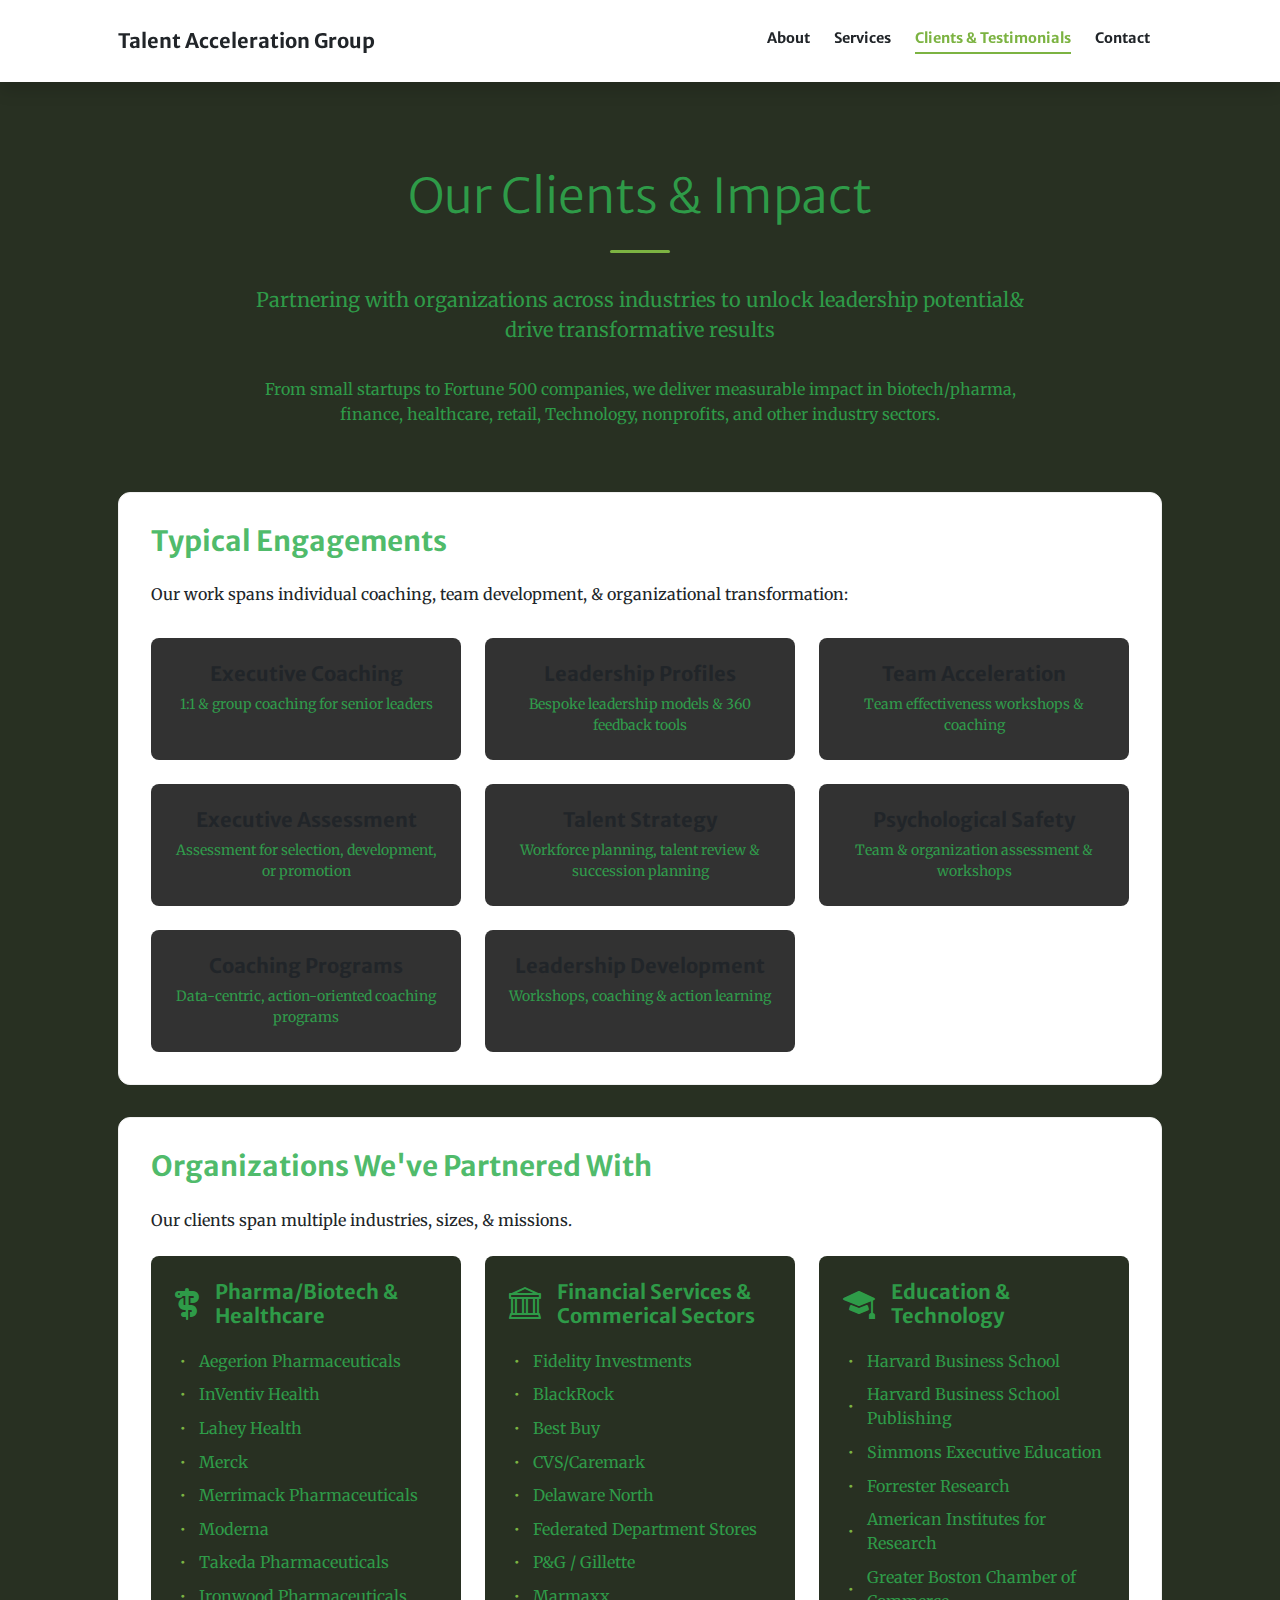
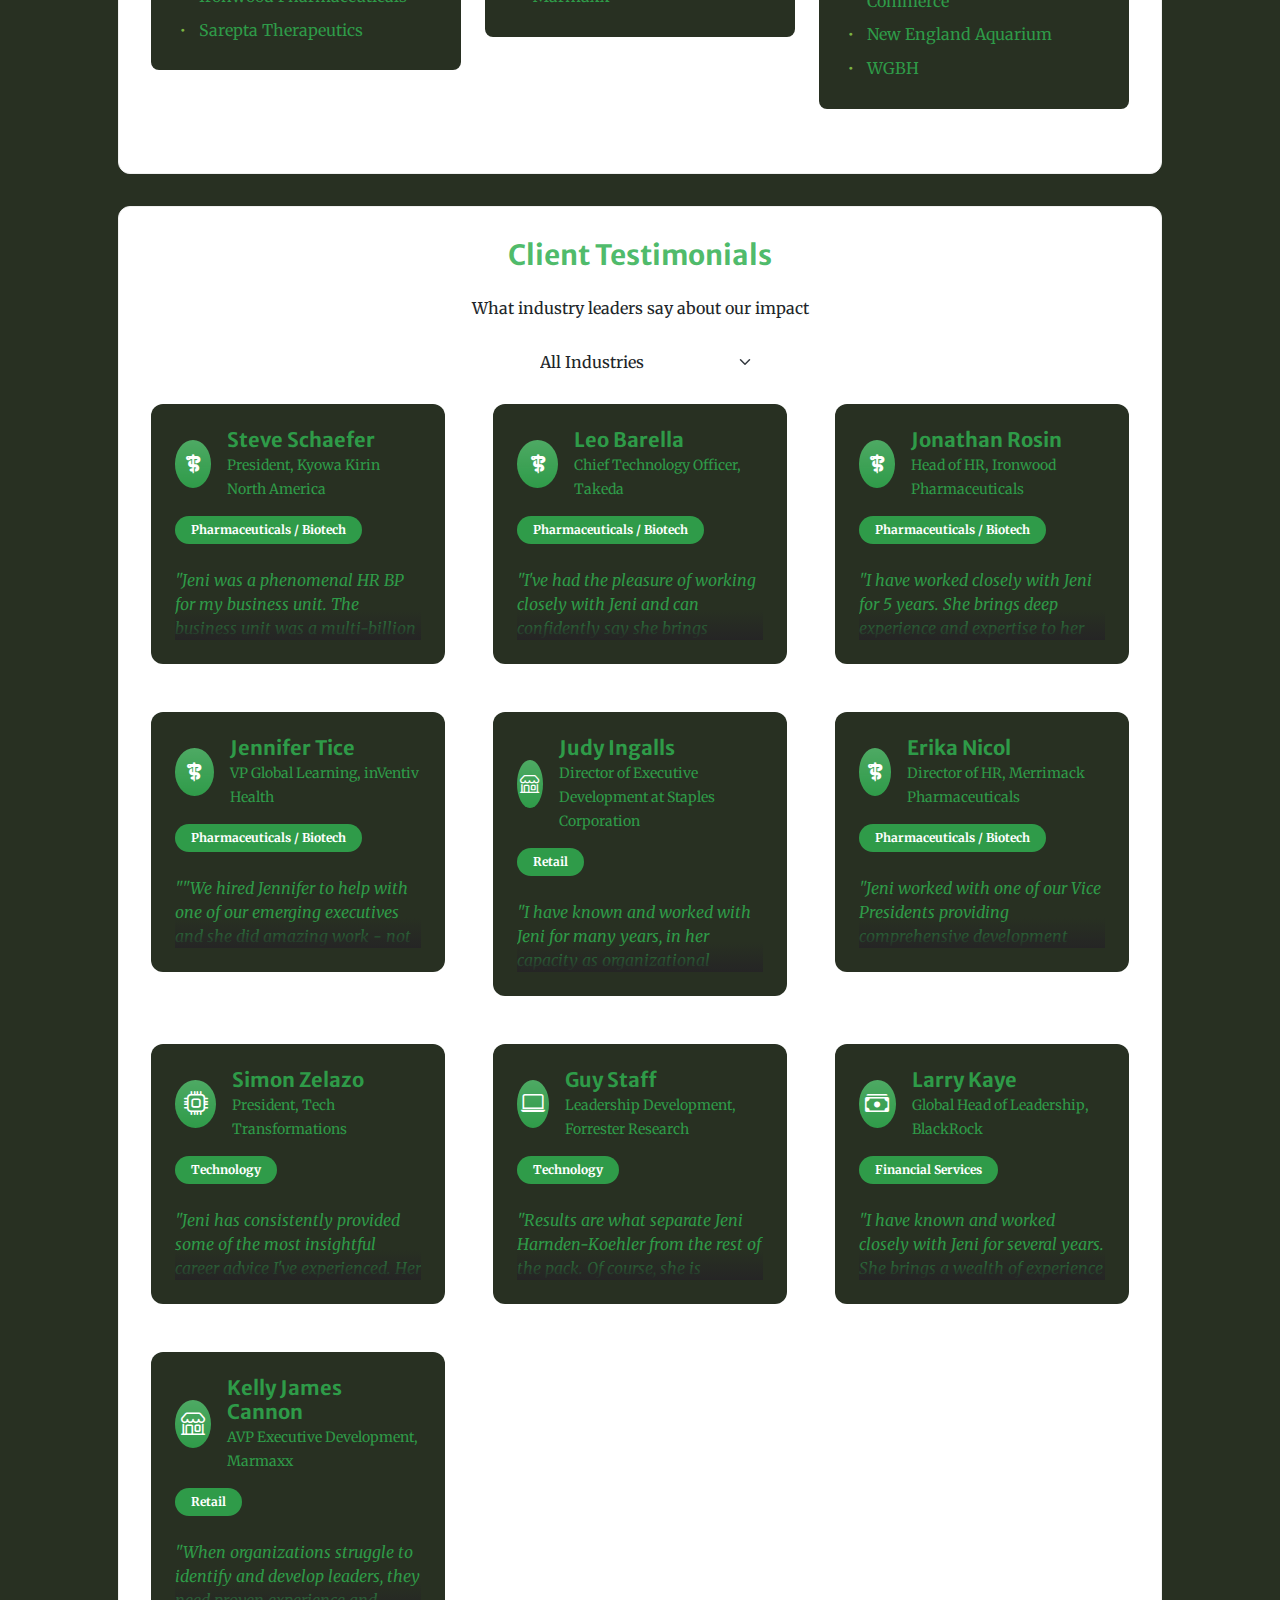
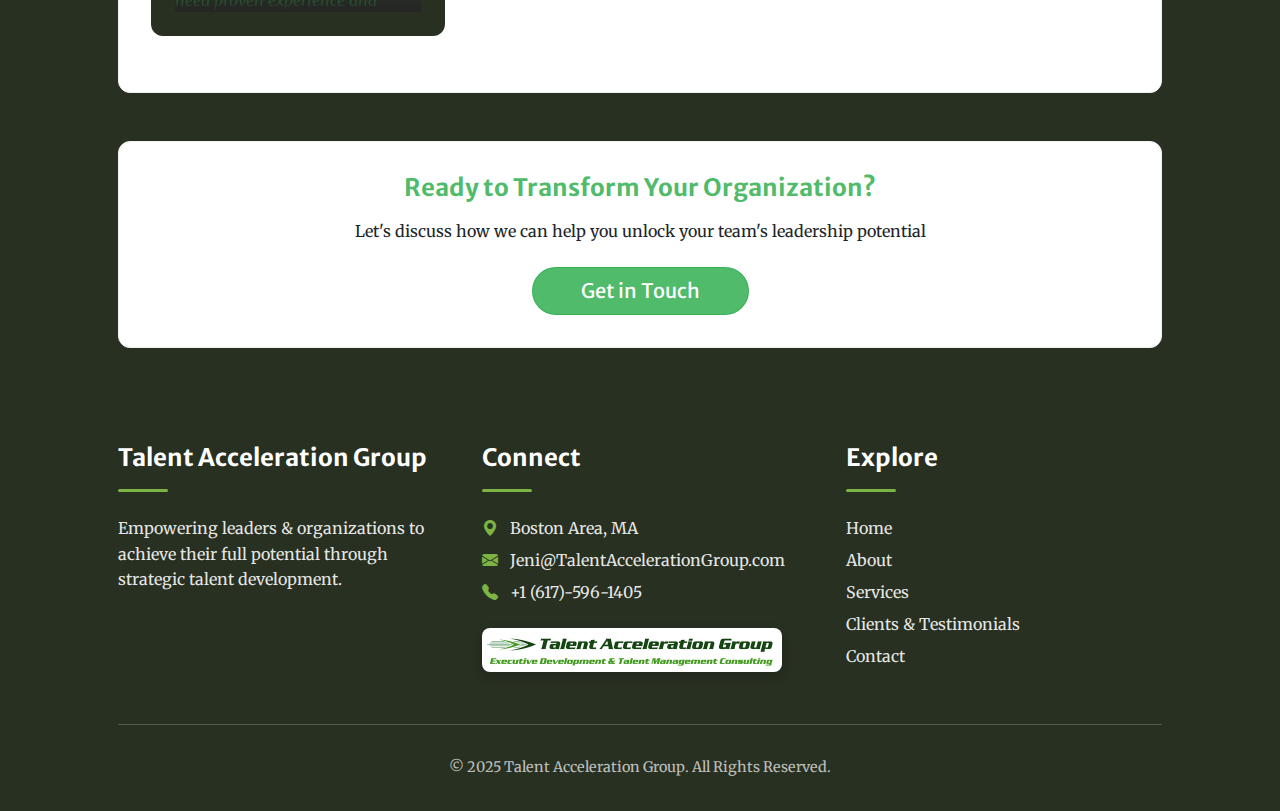
<file: testimonials.html>
<!DOCTYPE html>
<html lang="en">
<head>
  <meta charset="utf-8" />
  <meta name="viewport" content="width=device-width, initial-scale=1, shrink-to-fit=no" />
  <meta name="description" content="Client testimonials for Talent Acceleration Group" />
  <title>Clients & Testimonials | Talent Acceleration Group</title>

  <!-- Favicon  & Fonts -->
  <link rel="icon" type="image/x-icon" href="assets/favicon.ico" />
  <link href="https://fonts.googleapis.com/css?family=Merriweather+Sans:400,700" rel="stylesheet" />
  <link href="https://fonts.googleapis.com/css?family=Merriweather:400,300,300italic,400italic,700,700italic" rel="stylesheet" />
  <link href="https://cdn.jsdelivr.net/npm/bootstrap-icons@1.11.1/font/bootstrap-icons.css" rel="stylesheet" />
  <link rel="stylesheet" href="https://cdnjs.cloudflare.com/ajax/libs/font-awesome/6.4.0/css/all.min.css">

  <!-- CSS -->
  <link href="css/styles.css" rel="stylesheet" />
  <link href="css/custom_css.css" rel="stylesheet" />

  <style>
/* 
==============================================
CLEAN TESTIMONIALS CSS - SIMPLIFIED
==============================================
*/

/* Hero Section */
.hero-section {
  padding: 6rem 0 4rem 0;
  background: var(--secondary);
  margin-top: 72px;
}

.hero-content {
  max-width: 800px;
  margin: 0 auto;
}

.hero-title {
  font-weight: 300;
  font-size: 3rem;
  color: var(--primary);
  margin-bottom: 1.5rem;
  line-height: 1.2;
}

.hero-subtitle {
  font-size: 1.25rem;
  color: var(--light-text);
  font-weight: 400;
  margin-bottom: 2rem;
  line-height: 1.5;
}

.hero-description {
  font-size: 1rem;
  color: var(--light-text);
  line-height: 1.6;
  margin-bottom: 0;
}

.hero-accent {
  width: 60px;
  height: 3px;
  background: var(--accent-green);
  margin: 0 auto 2rem auto;
  border-radius: 2px;
}

/* Main Content Cards */
.content-card {
  background: white;
  border-radius: 12px;
  padding: 2rem;
  margin-bottom: 2rem;
  border: 1px solid #f0f0f0;
}

/* Section Titles */
.section-title {
  color: var(--primary);
  font-weight: 700;
  margin-bottom: 1.5rem;
  position: relative;
  display: inline-block;
}



/* Engagement Cards Grid */
.engagement-grid {
  display: grid;
  grid-template-columns: repeat(auto-fit, minmax(250px, 1fr));
  gap: 1.5rem;
  margin-top: 2rem;
}

.engagement-card {
  background: var(--secondary-light);
  border-radius: 8px;
  padding: 1.5rem;
  text-align: center;
  transition: transform 0.2s ease;
}

.engagement-card:hover {
  transform: translateY(-5px);
}

.engagement-card h5 {
  color: var(--dark-text);
}

.engagement-card p {
  color: var(--light-text);
}

/* Client Category Boxes */
.client-category {
  background: var(--secondary);
  border-radius: 8px;
  padding: 1.5rem;
  margin-bottom: 1rem;
}

.client-category h5 {
  color: var(--primary);
}

/* Client Lists */
.client-list {
  list-style: none;
  padding: 0;
  margin: 0;
}

.client-list li {
  padding: 0.3rem 0;
  display: flex;
  align-items: center;
  color: var(--light-text);
}

.client-list li i {
  color: var(--accent-green);
  margin-right: 0.5rem;
}

/* Testimonial Cards */
.testimonial-card-wrapper {
  background: var(--secondary);
  border-radius: 12px;
  padding: 1.5rem;
  margin-bottom: 1.5rem;
  transition: transform 0.2s ease;
}

.testimonial-card-wrapper:hover {
  transform: translateY(-3px);
}

.testimonial-card-wrapper h5 {
  color: var(--primary);
}

.testimonial-card-wrapper .text-muted,
.testimonial-card-wrapper small {
  color: var(--light-text) !important;
}

.testimonial-card-wrapper .fst-italic {
  color: var(--light-text) !important;
}

/* Feature Icons */
.feature-icon {
  background-color: var(--primary) !important;
  color: var(--white) !important;
}

/* Testimonial Content Expansion */
.testimonial-content {
  position: relative;
  max-height: 4.5em;
  overflow: hidden;
  transition: max-height 0.6s ease;
  padding-bottom: 20px;
  line-height: 1.5em;
}

.testimonial-gradient {
  position: absolute;
  bottom: 0;
  left: 0;
  width: 100%;
  height: 30px;
  background: linear-gradient(to bottom, rgba(37,37,37,0), rgba(37,37,37,1));
  pointer-events: none;
  transition: opacity 0.3s ease;
}

.testimonial-card-wrapper:hover .testimonial-content {
  max-height: 80em;
}

.testimonial-card-wrapper:hover .testimonial-gradient {
  opacity: 0;
}

/* Form Select */
.form-select {
  background-color: var(--bg-white);
  border: 1px solid #e9ecef;
  color: var(--dark-text);
}

.form-select:focus {
  border-color: var(--primary);
}

/* Button Styling */
.btn-primary {
  background-color: var(--primary) !important;
  border-color: var(--primary) !important;
  color: var(--white) !important;
}

.btn-primary:hover,
.btn-primary:focus,
.btn-primary:active {
  background-color: var(--primary-dark) !important;
  border-color: var(--primary-dark) !important;
  color: var(--white) !important;
}

/* Badge Styling */
.badge.bg-primary {
  background-color: var(--primary) !important;
  color: var(--white) !important;
}

/* Text Colors */
.text-muted {
  color: var(--light-text) !important;
}

/* Background */
body {
  background-color: var(--secondary) !important;
}

/* Remove default section padding */
.page-section {
  padding: 0;
}
  </style>
</head>

<body id="page-top">
  <!-- Navigation -->
  <nav class="navbar navbar-expand-lg navbar-light fixed-top py-3" id="mainNav">
    <div class="container px-4 px-lg-5">
      <a class="navbar-brand" href="index.html">Talent Acceleration Group</a>
      <button class="navbar-toggler navbar-toggler-right" type="button" data-bs-toggle="collapse"
        data-bs-target="#navbarResponsive" aria-controls="navbarResponsive" aria-expanded="false"
        aria-label="Toggle navigation"><span class="navbar-toggler-icon"></span></button>
      <div class="collapse navbar-collapse" id="navbarResponsive">
        <ul class="navbar-nav ms-auto my-2 my-lg-0">
          <li class="nav-item"><a class="nav-link" href="index.html#about">About</a></li>
          <li class="nav-item"><a class="nav-link" href="index.html#services">Services</a></li>
          <li class="nav-item"><a class="nav-link active" href="testimonials.html">Clients & Testimonials</a></li>
          <li class="nav-item"><a class="nav-link" href="index.html#contact">Contact</a></li>
        </ul>
      </div>
    </div>
  </nav>

  <!-- Hero Section -->
  <section class="hero-section">
    <div class="container px-4 px-lg-5">
      <div class="hero-content text-center">
        <h1 class="hero-title">Our Clients & Impact</h1>
        <div class="hero-accent"></div>
        <p class="hero-subtitle">Partnering with organizations across industries to unlock leadership potential& drive transformative results</p>
        <p class="hero-description">From small startups to Fortune 500 companies, we deliver measurable impact in biotech/pharma, finance, healthcare, retail, Technology, nonprofits, and other industry sectors.</p>
      </div>
    </div>
  </section>

  <!-- Main Content -->
  <div class="container px-4 px-lg-5">
    
    <!-- Typical Engagements Card -->
    <div class="content-card">
      <h3 class="section-title var(--primary)">Typical Engagements</h3>
      <p class="text-dark mb-4">Our work spans individual coaching, team development, & organizational transformation:</p>
      
      <div class="engagement-grid">
        <div class="engagement-card">
          <h5 class="fw-bold mb-2">Executive Coaching</h5>
          <p class="small mb-0">1:1 & group coaching for senior leaders</p>
        </div>
        
        <div class="engagement-card">
          <h5 class="fw-bold mb-2">Leadership Profiles</h5>
          <p class="small mb-0">Bespoke leadership models & 360 feedback tools</p>
        </div>
        
        <div class="engagement-card">
          <h5 class="fw-bold mb-2">Team Acceleration</h5>
          <p class="small mb-0">Team effectiveness workshops & coaching</p>
        </div>
        
        <div class="engagement-card">
          <h5 class="fw-bold mb-2">Executive Assessment</h5>
          <p class="small mb-0">Assessment for selection, development, or promotion</p>
        </div>
        
        <div class="engagement-card">
          <h5 class="fw-bold mb-2">Talent Strategy</h5>
          <p class="small mb-0">Workforce planning, talent review & succession planning</p>
        </div>
        
        <div class="engagement-card">
          <h5 class="fw-bold mb-2">Psychological Safety</h5>
          <p class="small mb-0">Team & organization assessment & workshops</p>
        </div>
        
        <div class="engagement-card">
          <h5 class="fw-bold mb-2">Coaching Programs</h5>
          <p class="small mb-0">Data-centric, action-oriented coaching programs</p>
        </div>
        
        <div class="engagement-card">
          <h5 class="fw-bold mb-2">Leadership Development</h5>
          <p class="small mb-0">Workshops, coaching & action learning</p>
        </div>
      </div>
    </div>

    <!-- Client Organizations Card -->
    <div class="content-card">
      <h3 class="section-title var(--primary)">Organizations We've Partnered With</h3>
      <p class="text-dark mb-4">Our clients span multiple industries, sizes, & missions.</p>
      
      <div class="row">
        <div class="col-lg-4 mb-3">
          <div class="client-category">
            <div class="d-flex align-items-center mb-3">
              <i class="fas fa-staff-snake text-primary me-3" style="font-size: 2rem;"></i>
              <h5 class="fw-bold mb-0">Pharma/Biotech & Healthcare</h5>
            </div>
            <ul class="client-list">
              <li><i class="bi bi-dot"></i> Aegerion Pharmaceuticals</li>
              <li><i class="bi bi-dot"></i> InVentiv Health</li>
              <li><i class="bi bi-dot"></i> Lahey Health</li>
              <li><i class="bi bi-dot"></i> Merck</li>
              <li><i class="bi bi-dot"></i> Merrimack Pharmaceuticals</li>
              <li><i class="bi bi-dot"></i> Moderna</li>
              <li><i class="bi bi-dot"></i> Takeda Pharmaceuticals</li>
              <li><i class="bi bi-dot"></i> Ironwood Pharmaceuticals</li>
              <li><i class="bi bi-dot"></i> Sarepta Therapeutics</li>
            </ul>
          </div>
        </div>
        
        <div class="col-lg-4 mb-3">
          <div class="client-category">
            <div class="d-flex align-items-center mb-3">
              <i class="bi bi-bank text-primary me-3" style="font-size: 2rem;"></i>
              <h5 class="fw-bold mb-0">Financial Services & Commerical Sectors</h5>
            </div>
            <ul class="client-list">
              <li><i class="bi bi-dot"></i> Fidelity Investments</li>
              <li><i class="bi bi-dot"></i> BlackRock</li>
              <li><i class="bi bi-dot"></i> Best Buy</li>
              <li><i class="bi bi-dot"></i> CVS/Caremark</li>
              <li><i class="bi bi-dot"></i> Delaware North</li>
              <li><i class="bi bi-dot"></i> Federated Department Stores</li>
              <li><i class="bi bi-dot"></i> P&G / Gillette</li>
              <li><i class="bi bi-dot"></i> Marmaxx</li>
            </ul>
          </div>
        </div>
        
        <div class="col-lg-4 mb-3">
          <div class="client-category">
            <div class="d-flex align-items-center mb-3">
              <i class="bi bi-mortarboard-fill text-primary me-3" style="font-size: 2rem;"></i>
              <h5 class="fw-bold mb-0">Education & Technology</h5>
            </div>
            <ul class="client-list">
              <li><i class="bi bi-dot"></i> Harvard Business School</li>
              <li><i class="bi bi-dot"></i> Harvard Business School Publishing</li>
              <li><i class="bi bi-dot"></i> Simmons Executive Education</li>
              <li><i class="bi bi-dot"></i> Forrester Research</li>
              <li><i class="bi bi-dot"></i> American Institutes for Research</li>
              <li><i class="bi bi-dot"></i> Greater Boston Chamber of Commerce</li>
              <li><i class="bi bi-dot"></i> New England Aquarium</li>
              <li><i class="bi bi-dot"></i> WGBH</li>
            </ul>
          </div>
        </div>
      </div>
    </div>

    <!-- Testimonials Section -->
    <div class="content-card">
      <div class="text-center mb-4">
        <h3 class="section-title">Client Testimonials</h3>
        <p class="text-dark mb-4">What industry leaders say about our impact</p>

        <div class="text-center mb-4">
        <select id="industryFilter" class="form-select w-auto mx-auto rounded-pill px-4 border-0">
            <option value="all">All Industries</option>
            <option value="pharma-biotech">Pharmaceuticals / Biotech</option>
            <option value="tech">Technology</option>
            <option value="finance">Financial Services</option>
            <option value="retail">Retail</option>
          </select>
        </div>
      </div>

      <div class="row gx-4 gx-lg-5 gy-4" id="testimonialContainer">
        <!-- Pharmaceuticals / Biotech -->
        <div class="col-lg-4 col-md-6 testimonial-card" data-industry="pharma-biotech">
          <div class="testimonial-card-wrapper">
            <div class="d-flex align-items-center mb-3">
              <div class="feature-icon bg-primary text-white rounded-circle me-3" style="width: 3rem; height: 3rem; display: flex; align-items: center; justify-content: center;">
              <i class="fas fa-staff-snake" style="font-size: 1.2rem;"></i>
              </div>
              <div>
                <h5 class="fw-bold mb-0">Steve Schaefer</h5>
                <small class="text-muted">President, Kyowa Kirin North America</small>
              </div>
            </div>
            <span class="badge bg-primary rounded-pill px-3 py-2 mb-2">Pharmaceuticals / Biotech</span>
            
            <!-- Testimonial content with hover-expand functionality -->
            <div class="testimonial-content mt-3 position-relative">
              <p class="fst-italic">"Jeni was a phenomenal HR BP for my business unit. The business unit was a multi-billion dollar business with close to a 1000 employees. Her background in psychology, combined with her significant HR experience enable exceptional talent development, work force planning and performance management strategies. I am extremely grateful to JENI's contributions supporting me as the business unit leader, and her coaching and insight was always first class. We went through a significant organization change during our work together. Jeni led our change management efforts and also brought to bear helpful effective teaming tools that we leveraged both on the senior team as well as deeper in the business unit, all of which accelerated the strategic impact of our work."</p>
              <div class="testimonial-gradient"></div>
            </div>
          </div>
        </div>

        <div class="col-lg-4 col-md-6 testimonial-card" data-industry="pharma-biotech">
          <div class="testimonial-card-wrapper">
            <div class="d-flex align-items-center mb-3">
              <div class="feature-icon bg-primary text-white rounded-circle me-3" style="width: 3rem; height: 3rem; display: flex; align-items: center; justify-content: center;">
                <i class="fas fa-staff-snake" style="font-size: 1.2rem;"></i>
              </div>
              <div>
                <h5 class="fw-bold mb-0">Leo Barella</h5>
                <small class="text-muted">Chief Technology Officer, Takeda</small>
              </div>
            </div>
            <span class="badge bg-primary rounded-pill px-3 py-2 mb-2">Pharmaceuticals / Biotech</span>
            <div class="testimonial-content mt-3 position-relative">
              <p class="fst-italic">"I've had the pleasure of working closely with Jeni and can confidently say she brings exceptional value as a trusted partner. Her ability to offer clear, actionable coaching has made her an invaluable resource to both individuals and teams navigating complex change. Jeni stands out not just for what she does—but how she does it: with clarity, empathy, and a sharp instinct for what's needed in the moment.  Her communication and facilitation skills are top-tier—whether leading a workshop, steering a strategic conversation, or guiding leadership alignment, she delivers with polish, purpose, and precision. What I admire most is her innovative mindset toward talent practices. She challenges legacy thinking in thoughtful, pragmatic ways that create measurable impact on culture, engagement, and performance. I always walk away from a conversation with Jeni sharper than when I entered it.  She's one of those rare people who blends strategic thinking, people-centered insight, and operational follow-through—making her a powerful force for transformation."</p>
              <div class="testimonial-gradient"></div>
            </div>
          </div>
        </div>

        <div class="col-lg-4 col-md-6 testimonial-card" data-industry="pharma-biotech">
          <div class="testimonial-card-wrapper">
            <div class="d-flex align-items-center mb-3">
              <div class="feature-icon bg-primary text-white rounded-circle me-3" style="width: 3rem; height: 3rem; display: flex; align-items: center; justify-content: center;">
                <i class="fas fa-staff-snake" style="font-size: 1.2rem;"></i>
              </div>
              <div>
                <h5 class="fw-bold mb-0">Jonathan Rosin</h5>
                <small class="text-muted">Head of HR, Ironwood Pharmaceuticals</small>
              </div>
            </div>
            <span class="badge bg-primary rounded-pill px-3 py-2 mb-2">Pharmaceuticals / Biotech</span>
            <div class="testimonial-content mt-3 position-relative">
              <p class="fst-italic">"I have worked closely with Jeni for 5 years. She brings deep experience and expertise to her craft as a practitioner and designer in the leadership development space as well as broader experience in talent management, including executive onboarding and integration and succession management. She is masterful in her work with executive and senior leaders where her expertise covers assessment, targeted development and coaching. Jeni's approach has always been pragmatic, relevant and targeted to the individual and organization's needs. Her work is results-focused, action-oriented and innovative. Jeni is passionate about her work, about having an impact and making a difference. She is highly collaborative, thrives at leading teams to build and implement solutions in the talent management and leadership development space, and has fun while she is doing this work. Not only is she committed to the development of her clients, but she is also committed to developing her colleagues and herself - her passion for excellence and making everyone around her better every day is infectious."
              </p>
              <div class="testimonial-gradient"></div>
            </div>
          </div>
        </div>

        <div class="col-lg-4 col-md-6 testimonial-card" data-industry="pharma-biotech">
          <div class="testimonial-card-wrapper">
            <div class="d-flex align-items-center mb-3">
              <div class="feature-icon bg-primary text-white rounded-circle me-3" style="width: 3rem; height: 3rem; display: flex; align-items: center; justify-content: center;">
                <i class="fas fa-staff-snake" style="font-size: 1.2rem;"></i>
              </div>
              <div>
                <h5 class="fw-bold mb-0">Jennifer Tice</h5>
                <small class="text-muted">VP Global Learning, inVentiv Health</small>
              </div>
            </div>
            <span class="badge bg-primary rounded-pill px-3 py-2 mb-2">Pharmaceuticals / Biotech</span>
            <div class="testimonial-content mt-3 position-relative">
              <p class="fst-italic">""We hired Jennifer to help with one of our emerging executives and she did amazing work - not just with him but with his manager and whole team. There was a marked difference in that function and the executive was promoted! She was a pleasure to work with and was an excellent coach.""</p>
              <div class="testimonial-gradient"></div>
            </div>
          </div>
        </div>

        <div class="col-lg-4 col-md-6 testimonial-card" data-industry="retail">
          <div class="testimonial-card-wrapper">
            <div class="d-flex align-items-center mb-3">
              <div class="feature-icon bg-primary text-white rounded-circle me-3" style="width: 3rem; height: 3rem; display: flex; align-items: center; justify-content: center;">
                <i class="bi bi-shop" style="font-size: 1.2rem;"></i>
              </div>
              <div>
                <h5 class="fw-bold mb-0">Judy Ingalls</h5>
                <small class="text-muted">Director of Executive Development at Staples Corporation</small>
              </div>
            </div>
            <span class="badge bg-primary rounded-pill px-3 py-2 mb-2">Retail</span>
            <div class="testimonial-content mt-3 position-relative">
              <p class="fst-italic">"I have known and worked with Jeni for many years, in her capacity as organizational consultant and executive development expert and practitioner.  Jeni is passionate, thoughtful, and unusually skillful, leveraging a subtle mix of research, influence and analysis in her work with groups and individuals.  When corporate clients ask me for a list of highly effective consultants and executive coaches from which to draw, I find it difficult to create one unless I have unflagging confidence in the names that I share.  Jeni is on that short list, without question."</p>
              <div class="testimonial-gradient"></div>
            </div>
          </div>
        </div>

        <div class="col-lg-4 col-md-6 testimonial-card" data-industry="pharma-biotech">
          <div class="testimonial-card-wrapper">
            <div class="d-flex align-items-center mb-3">
              <div class="feature-icon bg-primary text-white rounded-circle me-3" style="width: 3rem; height: 3rem; display: flex; align-items: center; justify-content: center;">
                <i class="fas fa-staff-snake" style="font-size: 1.2rem;"></i>
              </div>
              <div>
                <h5 class="fw-bold mb-0">Erika Nicol</h5>
                <small class="text-muted">Director of HR, Merrimack Pharmaceuticals</small>
              </div>
            </div>
            <span class="badge bg-primary rounded-pill px-3 py-2 mb-2">Pharmaceuticals / Biotech</span>
            <div class="testimonial-content mt-3 position-relative">
              <p class="fst-italic">"Jeni worked with one of our Vice Presidents providing comprehensive development coaching. This was her first time working with our company and she made a point of learning Merrimack's culture, people processes, and business context. What impressed me the most however was Jeni's approach to working with me as the HR Business Partner. She frequently checked-in with me to ensure that our two efforts were aligned with the coachee and evolving business needs. During our conversations Jeni always maintained confidentiality for the coachee while also fully engaging me in the development process. Shortly after the coaching engagement was completed the Vice President Jeni worked with was selected for a larger role within Merrimack. I attribute a portion of the Vice President's success to the effective coaching she received from Jeni!"

</p>
              <div class="testimonial-gradient"></div>
            </div>
          </div>
        </div>

        <!-- Technology -->
        <div class="col-lg-4 col-md-6 testimonial-card" data-industry="tech">
          <div class="testimonial-card-wrapper">
            <div class="d-flex align-items-center mb-3">
              <div class="feature-icon bg-primary text-white rounded-circle me-3" style="width: 3rem; height: 3rem; font-size: 1.5rem;">
                <i class="bi bi-cpu"></i>
              </div>
              <div>
                <h5 class="fw-bold mb-0">Simon Zelazo</h5>
                <small class="text-muted">President, Tech Transformations</small>
              </div>
            </div>
            <span class="badge bg-primary rounded-pill px-3 py-2 mb-2">Technology</span>
            <div class="testimonial-content mt-3 position-relative">
              <p class="fst-italic">"Jeni has consistently provided some of the most insightful career advice I've experienced. Her thoughtful perspective during critical junctures in my life path have resulted in pragmatic solutions to challenging decisions. Her approach is personal, direct, and emotionally cognizant in ways that have positively molded my career. I've often thought back to our conversations during key moments and have found her advice to be prescient in so many ways, from leadership to mentorship to interpersonal relationships, and strongly recommend her expertise."</p>
              <div class="testimonial-gradient"></div>
            </div>
          </div>
        </div>

        <div class="col-lg-4 col-md-6 testimonial-card" data-industry="tech">
          <div class="testimonial-card-wrapper">
            <div class="d-flex align-items-center mb-3">
              <div class="feature-icon bg-primary text-white rounded-circle me-3" style="width: 3rem; height: 3rem; font-size: 1.5rem;">
                <i class="bi bi-laptop"></i>
              </div>
              <div>
                <h5 class="fw-bold mb-0">Guy Staff</h5>
                <small class="text-muted">Leadership Development, Forrester Research</small>
              </div>
            </div>
            <span class="badge bg-primary rounded-pill px-3 py-2 mb-2">Technology</span>
            <div class="testimonial-content mt-3 position-relative">
              <p class="fst-italic">"Results are what separate Jeni Harnden-Koehler from the rest of the pack. Of course, she is credentialed, experienced, smart, and humanistic, but what stands out for me is how she resolves different viewpoints and needs in the C-suite to get things done. I saw her build tools, relationships, and success where others failed. Now that you have found Jeni, call her to discuss your challenge. You will be glad you did."</p>
              <div class="testimonial-gradient"></div>
            </div>
          </div>
        </div>

        <!-- Financial Services -->
        <div class="col-lg-4 col-md-6 testimonial-card" data-industry="finance">
          <div class="testimonial-card-wrapper">
            <div class="d-flex align-items-center mb-3">
              <div class="feature-icon bg-primary text-white rounded-circle me-3" style="width: 3rem; height: 3rem; font-size: 1.5rem;">
                <i class="bi bi-cash-stack"></i>
              </div>
              <div>
                <h5 class="fw-bold mb-0">Larry Kaye</h5>
                <small class="text-muted">Global Head of Leadership, BlackRock</small>
              </div>
            </div>
            <span class="badge bg-primary rounded-pill px-3 py-2 mb-2">Financial Services</span>
            <div class="testimonial-content mt-3 position-relative">
              <p class="fst-italic">"I have known and worked closely with Jeni for several years. She brings a wealth of experience and know how in both leadership development and talent management. She has the ability to set strategic direction through credible thought leadership, partner collaboratively with other subject matter experts and consult to leaders regarding key transition, development and performance issues. Not only is she deep in areas like individual leadership assessment, she is also capable of catalyzing culture change at the organizational level."</p>
              <div class="testimonial-gradient"></div>
            </div>
          </div>
        </div>

        <!-- Retail -->
        <div class="col-lg-4 col-md-6 testimonial-card" data-industry="retail">
          <div class="testimonial-card-wrapper">
            <div class="d-flex align-items-center mb-3">
              <div class="feature-icon bg-primary text-white rounded-circle me-3" style="width: 3rem; height: 3rem; font-size: 1.5rem;">
                <i class="bi bi-shop"></i>
              </div>
              <div>
                <h5 class="fw-bold mb-0">Kelly James Cannon</h5>
                <small class="text-muted">AVP Executive Development, Marmaxx</small>
              </div>
            </div>
            <span class="badge bg-primary rounded-pill px-3 py-2 mb-2">Retail</span>
            <div class="testimonial-content mt-3 position-relative">
              <p class="fst-italic">"When organizations struggle to identify and develop leaders, they need proven experience and expertise to develop solutions that integrate with their values and systems.  Having worked alongside Jeni Harnden-Koehler for several years, I can state unequivocally that she is one of the most gifted talent development professionals with whom I have worked.  Her inquisitive, open style enables her to generate novel solutions that expand beyond working assumptions.  This creativity is also balanced by a pragmatic, no-nonsense approach that resonates with leaders and organizations.  I have observed firsthand her amazing acumen in translating feedback results into actionable, real-world development plans that really advance individuals’ capabilities.  Jeni is also skilled in helping organizations develop integrated practices that move learning from an ‘event’ to a ‘process’ – into the day-to-day business of the organization.  Most importantly, Jeni’s personal and professional integrity are the foundations of her success, and a key reason I value and respect her as a colleague.  I recommend organizations and individuals engage Jeni when they need a fresh perspective and proven results in their talent practices."</p>
              <div class="testimonial-gradient"></div>
            </div>
          </div>
        </div>
      </div>

    </div>

    <!-- Call to Action -->
    <div class="text-center mt-5 mb-4">
      <div class="content-card text-center">
        <h4 class="fw-bold mb-3 text-primary">Ready to Transform Your Organization?</h4>
        <p class="text-dark mb-4">Let's discuss how we can help you unlock your team's leadership potential</p>
        <a class="btn btn-primary btn-lg rounded-pill px-5" href="index.html#contact">Get in Touch</a>
      </div>
    </div>

  </div>

  <!-- Footer -->
  <footer style="background-color: var(--secondary); color: var(--white); padding: 4rem 0 2rem 0;">
    <div class="container px-4 px-lg-5">
      <div class="row gx-4 gx-lg-5">
        <div class="col-lg-4 mb-4 mb-lg-0">
          <h4 class="fw-bold mb-3" style="color: var(--white);">Talent Acceleration Group</h4>
          <div style="width: 50px; height: 3px; background-color: var(--accent-green); margin-bottom: 1.5rem; border-radius: 2px;"></div>
          <p style="color: rgba(255,255,255,0.9); line-height: 1.6;">Empowering leaders & organizations to achieve their full potential through strategic talent development.</p>
        </div>
        <div class="col-lg-4 mb-4 mb-lg-0">
          <h4 class="fw-bold mb-3" style="color: var(--white);">Connect</h4>
          <div style="width: 50px; height: 3px; background-color: var(--accent-green); margin-bottom: 1.5rem; border-radius: 2px;"></div>
          <p style="color: rgba(255,255,255,0.9); margin-bottom: 0.5rem;"><i class="bi bi-geo-alt-fill me-2" style="color: var(--accent-green);"></i> Boston Area, MA</p>
          <p style="color: rgba(255,255,255,0.9); margin-bottom: 0.5rem;"><i class="bi bi-envelope-fill me-2" style="color: var(--accent-green);"></i> Jeni@TalentAccelerationGroup.com</p>
          <p style="color: rgba(255,255,255,0.9); margin-bottom: 1.5rem;"><i class="bi bi-telephone-fill me-2" style="color: var(--accent-green);"></i> +1 (617)-596-1405</p>
          <div>
            <img src="assets/img/TAGLOGO.jpg" alt="Talent Acceleration Group Logo" class="img-fluid" style="max-width: 300px; border-radius: 8px; box-shadow: 0 4px 12px rgba(0,0,0,0.2);">
          </div>
        </div>
        <div class="col-lg-4">
          <h4 class="fw-bold mb-3" style="color: var(--white);">Explore</h4>
          <div style="width: 50px; height: 3px; background-color: var(--accent-green); margin-bottom: 1.5rem; border-radius: 2px;"></div>
          <p style="margin-bottom: 0.5rem;"><a href="index.html" style="color: rgba(255,255,255,0.9); text-decoration: none; transition: color 0.2s ease;" onmouseover="this.style.color='var(--accent-green)'" onmouseout="this.style.color='rgba(255,255,255,0.9)'">Home</a></p>
          <p style="margin-bottom: 0.5rem;"><a href="index.html#about" style="color: rgba(255,255,255,0.9); text-decoration: none; transition: color 0.2s ease;" onmouseover="this.style.color='var(--accent-green)'" onmouseout="this.style.color='rgba(255,255,255,0.9)'">About</a></p>
          <p style="margin-bottom: 0.5rem;"><a href="index.html#services" style="color: rgba(255,255,255,0.9); text-decoration: none; transition: color 0.2s ease;" onmouseover="this.style.color='var(--accent-green)'" onmouseout="this.style.color='rgba(255,255,255,0.9)'">Services</a></p>
          <p style="margin-bottom: 0.5rem;"><a href="testimonials.html" style="color: rgba(255,255,255,0.9); text-decoration: none; transition: color 0.2s ease;" onmouseover="this.style.color='var(--accent-green)'" onmouseout="this.style.color='rgba(255,255,255,0.9)'">Clients & Testimonials</a></p>
          <p style="margin-bottom: 0.5rem;"><a href="index.html#contact" style="color: rgba(255,255,255,0.9); text-decoration: none; transition: color 0.2s ease;" onmouseover="this.style.color='var(--accent-green)'" onmouseout="this.style.color='rgba(255,255,255,0.9)'">Contact</a></p>
        </div>
      </div>
      <div style="border-top: 1px solid rgba(255,255,255,0.2); margin-top: 3rem; padding-top: 2rem;">
        <div class="row gx-4 gx-lg-5">
          <div class="col-lg-12 text-center">
            <p style="margin-bottom: 0; color: rgba(255,255,255,0.7); font-size: 0.9rem;">© 2025 Talent Acceleration Group. All Rights Reserved.</p>
          </div>
        </div>
      </div>
    </div>
  </footer>

  <!-- Scripts -->
  <script src="https://cdn.jsdelivr.net/npm/bootstrap@5.2.3/dist/js/bootstrap.bundle.min.js"></script>
  <script src="js/scripts.js"></script>

  <script>
    // Original industry filter functionality
    document.addEventListener("DOMContentLoaded", function () {
      const filter = document.getElementById("industryFilter");
      if (filter) {
        const cards = document.querySelectorAll(".testimonial-card");

        function updateTestimonials() {
          const selected = filter.value;

          cards.forEach(card => {
            const industry = card.getAttribute("data-industry");
            const shouldShow = selected === "all" || industry === selected;

            card.style.display = shouldShow ? "block" : "none";
          });
        }

        filter.addEventListener("change", updateTestimonials);
        updateTestimonials(); // Run on page load
      }
    });
  </script>
</body>
</html>
</file>
<file: css/index.css>
:root {
          --primary: #10471dd8;
          --primary-dark: #0a3416;
          --primary-light: #2d5f3a;
          --secondary: #a5b4a5;
          --secondary-light: #c8d4c8;
          --dark-text: #1a1a1a;
          --light-text: #6b7280;
          --white: #ffffff;
          --accent-green: #5e695e;
          --success-green: #22c55e;
          --bg-light: #f8fafc;
          --bg-gradient: linear-gradient(135deg, #f1f5f9 0%, #e2e8f0 100%);
        }

        /* Base Styles */
        * {
          box-sizing: border-box;
        }

        body {
          background: var(--bg-gradient);
          font-family: 'Inter', sans-serif;
          line-height: 1.7;
          color: var(--dark-text);
          font-weight: 400;
          overflow-x: hidden;
        }

        h1, h2, h3, h4, h5, h6 {
          font-family: 'Playfair Display', serif;
          font-weight: 600;
          line-height: 1.3;
        }

        /* Navigation */
        #mainNav {
          background-color: rgba(255, 255, 255, 0.95) !important;
          backdrop-filter: blur(20px);
          box-shadow: 0 8px 32px rgba(0, 0, 0, 0.1) !important;
          transition: all 0.3s ease;
          border-bottom: 1px solid rgba(255, 255, 255, 0.2);
        }

        #mainNav .navbar-brand {
          color: var(--dark-text) !important;
          font-weight: 700;
          font-size: 1.25rem;
        }

        #mainNav .navbar-brand:hover {
          color: var(--primary) !important;
        }

        #mainNav .navbar-nav .nav-item .nav-link {
          color: var(--dark-text) !important;
          font-weight: 500;
          font-size: 0.95rem;
          padding: 0.75rem 0;
          margin: 0 1rem;
          transition: all 0.3s ease;
          position: relative;
        }

        #mainNav .navbar-nav .nav-item .nav-link:hover,
        #mainNav .navbar-nav .nav-item .nav-link.active {
          color: var(--primary) !important;
        }

        #mainNav .navbar-nav .nav-item .nav-link.active::after {
          content: '';
          position: absolute;
          bottom: 0;
          left: 50%;
          transform: translateX(-50%);
          width: 30px;
          height: 2px;
          background: var(--primary);
          border-radius: 2px;
        }

        /* Masthead with Background Image */
        .masthead {
          min-height: 100vh;
          background: linear-gradient(to bottom, rgba(92, 77, 66, 0.8) 0%, rgba(92, 77, 66, 0.5) 100%), url("../assets/img/masthead.jpg");
          background-position: center;
          background-repeat: no-repeat;
          background-attachment: scroll;
          background-size: cover;
          position: relative;
          display: flex;
          align-items: center;
          justify-content: center;
          text-align: center;
          overflow: hidden;
        }

        .masthead .container {
          position: relative;
          z-index: 2;
        }

        .masthead h1 {
          font-size: 4.5rem;
          font-weight: 700;
          color: var(--white);
          margin-bottom: 2rem;
          line-height: 1.2;
          font-family: 'Playfair Display', serif;
          text-shadow: 2px 2px 4px rgba(0,0,0,0.5);
        }

        .masthead .divider {
          width: 100px;
          height: 4px;
          background: var(--white);
          margin: 2rem auto;
          border-radius: 2px;
          opacity: 0.9;
          box-shadow: 0 2px 4px rgba(0,0,0,0.3);
        }

        .masthead p {
          font-size: 1.3rem;
          color: rgba(255,255,255,0.95);
          margin-bottom: 3rem;
          line-height: 1.6;
          font-family: 'Inter', sans-serif;
          max-width: 800px;
          margin-left: auto;
          margin-right: auto;
          text-shadow: 1px 1px 2px rgba(0,0,0,0.5);
        }

        /* Buttons */
        .btn-xl {
          padding: 1.2rem 3rem;
          font-size: 1.1rem;
          font-weight: 600;
          border-radius: 50px;
          transition: all 0.4s cubic-bezier(0.175, 0.885, 0.32, 1.275);
          text-decoration: none;
          display: inline-block;
          border: 2px solid;
        }

        .btn-light.btn-xl {
          background: var(--white);
          color: var(--primary);
          border-color: var(--white);
          box-shadow: 0 10px 30px rgba(0, 0, 0, 0.3);
        }

        .btn-light.btn-xl:hover {
          background: transparent;
          color: var(--white);
          transform: translateY(-5px) scale(1.05);
          box-shadow: 0 15px 40px rgba(0, 0, 0, 0.4);
        }

        .btn-primary.btn-xl {
          background: linear-gradient(135deg, var(--primary) 0%, var(--accent-green) 100%);
          color: var(--white);
          border-color: transparent;
          box-shadow: 0 8px 20px rgba(16, 71, 29, 0.3);
        }

        .btn-primary.btn-xl:hover {
          transform: translateY(-3px) scale(1.05);
          box-shadow: 0 12px 30px rgba(16, 71, 29, 0.4);
          color: var(--white);
        }

        /* Page Sections */
        .page-section {
          padding: 6rem 0;
        }

        .bg-primary {
          background: var(--primary) !important;
        }

        .bg-warm {
          background: var(--bg-gradient);
        }
        /* Custom About Section Styling */
        .bg-about {
            background: var(--bg-gradient) !important;
        }
   

        .bg-about .section-header h1 {
            color: var(--primary) !important;
        }

   

        .bg-about .about-card {
            background: var(--primary);
            backdrop-filter: blur(15px);
            border: 1px solid rgba(16, 71, 29, 0.2);
            border-radius: 24px;
            padding: 2.5rem;
            transition: all 0.4s cubic-bezier(0.175, 0.885, 0.32, 1.275);
        }

        .bg-about .about-card:hover {
            transform: translateY(-10px) scale(1.02);
            box-shadow: 0 20px 40px rgba(0, 0, 0, 0.2);
            background: var(--primary-dark);
        }

        .bg-about .about-card h2 {
            color: var(--white);
            margin-bottom: 1.5rem;
            font-size: 1.8rem;
        }

        .bg-about .about-card p {
            color: rgba(255,255,255,0.9);
            line-height: 1.7;
            font-size: 1.05rem;
        }
        .section-header {
          text-align: center;
          margin-bottom: 4rem;
        }

        .section-header h1,
        .section-header h2 {
          font-size: 3.5rem;
          font-weight: 700;
          margin-bottom: 1.5rem;
          position: relative;
        }

        .section-header h2 {
          color: var(--primary);
        }


        .section-header p {
          font-size: 1.3rem;
          color: var(--light-text);
          max-width: 700px;
          margin: 0 auto;
          font-family: 'Inter', sans-serif;
        }

        /* About Section Cards */
        .about-grid {
          display: grid;
          grid-template-columns: repeat(auto-fit, minmax(300px, 1fr));
          gap: 3rem;
          margin-top: 3rem;
        }

        .about-card {
          background: rgba(255, 255, 255, 0.1);
          backdrop-filter: blur(15px);
          border: 1px solid rgba(255, 255, 255, 0.2);
          border-radius: 24px;
          padding: 2.5rem;
          transition: all 0.4s cubic-bezier(0.175, 0.885, 0.32, 1.275);
        }

        .about-card:hover {
          transform: translateY(-10px) scale(1.02);
          box-shadow: 0 20px 40px rgba(0, 0, 0, 0.2);
          background: rgba(255, 255, 255, 0.15);
        }

        .about-card h2 {
          color: var(--white);
          margin-bottom: 1.5rem;
          font-size: 1.8rem;
        }

        .about-card p {
          color: rgba(255,255,255,0.9);
          line-height: 1.7;
          font-size: 1.05rem;
        }

        /* Founder Section */
        .founder-section {
          background: rgba(255, 255, 255, 0.9);
          backdrop-filter: blur(20px);
          border-radius: 32px;
          padding: 4rem;
          margin: 4rem 0;
          box-shadow: 0 20px 40px rgba(0, 0, 0, 0.08);
          transition: all 0.4s ease;
        }

        .founder-section:hover {
          transform: translateY(-5px);
          box-shadow: 0 25px 50px rgba(0, 0, 0, 0.12);
        }

        .founder-image {
          border-radius: 50%;
          max-width: 280px;
          box-shadow: 0 20px 40px rgba(0,0,0,0.15);
          border: 6px solid rgba(255,255,255,0.9);
          transition: all 0.3s ease;
        }

        .founder-image:hover {
          transform: scale(1.05);
          box-shadow: 0 25px 50px rgba(0,0,0,0.25);
        }

        /* Services Section */
        .services-grid {
          display: grid;
          grid-template-columns: repeat(auto-fit, minmax(350px, 1fr));
          gap: 3rem;
          margin-top: 3rem;
        }

        .service-card {
          background: rgba(255, 255, 255, 0.9);
          backdrop-filter: blur(20px);
          border: 1px solid rgba(255, 255, 255, 0.2);
          border-radius: 28px;
          padding: 0;
          transition: all 0.4s cubic-bezier(0.175, 0.885, 0.32, 1.275);
          overflow: hidden;
          box-shadow: 0 15px 35px rgba(0, 0, 0, 0.08);
        }

        .service-card:hover {
          transform: translateY(-15px) scale(1.02);
          box-shadow: 0 25px 50px rgba(0, 0, 0, 0.15);
          border-color: rgba(16, 71, 29, 0.3);
        }

        .service-card .card-body {
          padding: 3rem;
        }

        .feature-icon {
          width: 100px;
          height: 100px;
          border-radius: 50%;
          background: linear-gradient(135deg, var(--primary) 0%, var(--accent-green) 100%);
          display: flex;
          align-items: center;
          justify-content: center;
          margin: 0 auto 2rem;
          box-shadow: 0 15px 30px rgba(16, 71, 29, 0.3);
          transition: all 0.3s ease;
        }

        .service-card:hover .feature-icon {
          transform: scale(1.1) rotate(5deg);
          box-shadow: 0 20px 40px rgba(16, 71, 29, 0.4);
        }

        .service-card h3 {
          color: var(--primary);
          font-weight: 600;
          margin-bottom: 1.5rem;
          font-size: 1.5rem;
        }

        .service-card .divider {
          width: 80px;
          height: 3px;
          background: linear-gradient(90deg, var(--primary), var(--accent-green));
          margin: 1.5rem auto;
          border-radius: 2px;
        }

        .service-card ul {
          text-align: left;
          padding-left: 0;
        }

        .service-card li {
          color: var(--dark-text);
          font-size: 0.95rem;
          margin-bottom: 0.8rem;
          display: flex;
          align-items: center;
        }

        .service-card li i {
          color: var(--success-green);
          margin-right: 0.8rem;
          font-size: 1rem;
        }

        /* Contact Section */
        .contact-card {
          background: rgba(255, 255, 255, 0.95);
          backdrop-filter: blur(20px);
          border: 1px solid rgba(255, 255, 255, 0.3);
          border-radius: 32px;
          box-shadow: 0 20px 40px rgba(0, 0, 0, 0.1);
          transition: all 0.4s ease;
        }

        .contact-card:hover {
          transform: translateY(-5px);
          box-shadow: 0 25px 50px rgba(0, 0, 0, 0.15);
        }

        .form-floating .form-control {
          border: 2px solid rgba(16, 71, 29, 0.2);
          border-radius: 12px;
          transition: all 0.3s ease;
        }

        .form-floating .form-control:focus {
          border-color: var(--primary);
          box-shadow: 0 0 0 0.25rem rgba(16, 71, 29, 0.15);
        }

        /* Button Groups */
        .btn-group-section {
          display: flex;
          gap: 1rem;
          justify-content: center;
          flex-wrap: wrap;
          margin-top: 3rem;
        }

        /* Success Message */
        .alert-success {
          background: linear-gradient(135deg, var(--success-green) 0%, #16a34a 100%);
          border: none;
          border-radius: 12px;
          color: white;
          font-weight: 500;
        }

        /* Footer */
        footer {
          background: var(--primary);
          color: var(--white);
          padding: 5rem 0 3rem 0;
          position: relative;
        }

        footer h4 {
          color: var(--white);
          margin-bottom: 2rem;
          font-weight: 600;
          font-family: 'Playfair Display', serif;
          font-size: 1.4rem;
        }

        .footer-divider {
          width: 60px;
          height: 4px;
          background: var(--white);
          opacity: 0.8;
          margin-bottom: 2rem;
          border-radius: 2px;
        }

        .footer-text {
          color: rgba(255,255,255,0.95);
          line-height: 1.7;
          margin-bottom: 0.8rem;
          font-family: 'Inter', sans-serif;
        }

        .footer-link {
          color: rgba(255,255,255,0.95);
          text-decoration: none;
          transition: all 0.3s ease;
          font-family: 'Inter', sans-serif;
        }

        .footer-link:hover {
          color: var(--white);
          transform: translateX(5px);
        }

        .footer-logo {
          max-width: 280px;
          border-radius: 12px;
          box-shadow: 0 8px 24px rgba(0,0,0,0.3);
          border: 2px solid rgba(255,255,255,0.2);
          transition: all 0.3s ease;
        }

        .footer-logo:hover {
          transform: scale(1.05);
          box-shadow: 0 12px 30px rgba(0,0,0,0.4);
        }

        /* Responsive Design */
        @media (max-width: 768px) {
          .masthead h1 {
            font-size: 3rem;
          }
          
          .section-header h1,
          .section-header h2 {
            font-size: 2.5rem;
          }
          
          .about-grid,
          .services-grid {
            grid-template-columns: 1fr;
            gap: 2rem;
          }
          
          .founder-section {
            padding: 2.5rem;
          }
          
          .btn-group-section {
            flex-direction: column;
            align-items: center;
          }
          
          .service-card .card-body {
            padding: 2rem;
          }
          
          .about-card {
            padding: 2rem;
          }
        }

        @media (max-width: 576px) {
          .masthead h1 {
            font-size: 2.5rem;
          }
          
          .masthead p {
            font-size: 1.1rem;
          }
          
          .page-section {
            padding: 4rem 0;
          }
          
          .founder-section {
            padding: 2rem;
          }
        }

        /* Animations */
        @keyframes slideInUp {
          from {
            opacity: 0;
            transform: translateY(40px);
          }
          to {
            opacity: 1;
            transform: translateY(0);
          }
        }

        @keyframes fadeInScale {
          from {
            opacity: 0;
            transform: scale(0.9);
          }
          to {
            opacity: 1;
            transform: scale(1);
          }
        }

        .slide-in {
          animation: slideInUp 0.8s cubic-bezier(0.175, 0.885, 0.32, 1.275) forwards;
        }

        .fade-in-scale {
          animation: fadeInScale 0.6s cubic-bezier(0.175, 0.885, 0.32, 1.275) forwards;
        }

        /* Loading States for Scroll Animations */
        .animate-on-scroll {
          opacity: 0;
          transform: translateY(30px) scale(0.95);
          transition: all 0.8s cubic-bezier(0.175, 0.885, 0.32, 1.275);
        }

        .animate-on-scroll.animate {
          opacity: 1;
          transform: translateY(0) scale(1);
        }

        /* Stagger delays for grid items */
        .about-card:nth-child(1) { transition-delay: 0.1s; }
        .about-card:nth-child(2) { transition-delay: 0.25s; }
        .about-card:nth-child(3) { transition-delay: 0.4s; }

        .service-card:nth-child(1) { transition-delay: 0.1s; }
        .service-card:nth-child(2) { transition-delay: 0.3s; }
        .service-card:nth-child(3) { transition-delay: 0.5s; }

        /* Utility Classes */
        .text-white-75 { color: rgba(255, 255, 255, 0.75) !important; }
        .text-muted { color: var(--light-text) !important; }
        .text-primary { color: var(--primary) !important; }
        .text-light { color: rgba(255, 255, 255, 0.9) !important; }
        .fw-bold { font-weight: 700 !important; }
        .mb-5 { margin-bottom: 3rem !important; }
        .mt-0 { margin-top: 0 !important; }
        .h-100 { height: 100% !important; }
        .list-unstyled { padding-left: 0; list-style: none; }
        .d-none { display: none !important; }
        .d-grid { display: grid !important; }



        /* Alerts for Form Submit */

        .alert-danger {
            background: linear-gradient(135deg, #dc3545 0%, #c82333 100%);
            border: none;
            border-radius: 12px;
            color: white;
            font-weight: 500;
        }

        #loadingSpinner {
            display: none;
        }

        /* Form validation styles to match your theme */
        .form-control.is-valid {
            border-color: var(--success-green);
            box-shadow: 0 0 0 0.25rem rgba(34, 197, 94, 0.15);
        }

        .form-control.is-invalid {
            border-color: #dc3545;
            box-shadow: 0 0 0 0.25rem rgba(220, 53, 69, 0.15);
        }
</file>
<file: css/custom_css.css>
/* 
==============================================
CLEAN CONSOLIDATED CSS FOR TALENT ACCELERATION GROUP
Change colors in the :root section below to update entire site
==============================================
*/

/* 
------------------
MAIN COLOR CONTROL - EDIT THIS SECTION TO CHANGE ALL COLORS
------------------
*/
:root {
  /* PRIMARY COLORS - Used for headers, navigation, buttons, footer */
  --primary: #30af50d8;           /* Primary green */
  --primary-dark: #2a2a2a;       /* Darker version */
  --primary-rgb: 58, 58, 58;     /* RGB for primary */
  
  /* SECONDARY COLORS - Used for section backgrounds */
  --secondary: #283022;           /* Dark background */
  --secondary-light: #161616e0;  /* Lighter version of secondary */
  
  /* TEXT COLORS */
  --dark-text: #212529;          /* Main text color */
  --light-text: #30af50d8;       /* Muted text color */
  --white: #ffffff;              /* White text */
  
  /* ACCENT COLORS */
  --accent-green: #7cb342;       /* For hover states and highlights */
  --success-green: #2ecc71;      /* For success messages */
  
  /* BACKGROUND COLORS */
  --bg-light: #0d6ac700;         /* Light backgrounds */
  --bg-white: #ffffff;           /* Pure white backgrounds */
}

/* 
------------------
NAVIGATION STYLES
------------------
*/
#mainNav {
  background-color: var(--bg-white) !important;
  box-shadow: 0 0.5rem 1rem rgba(0, 0, 0, 0.15) !important;
  transition: background-color 0.2s ease;
}

#mainNav .navbar-brand {
  color: var(--dark-text) !important;
  font-weight: 700;
}

#mainNav .navbar-brand:hover {
  color: var(--accent-green) !important;
}

#mainNav .navbar-nav .nav-item .nav-link {
  color: var(--dark-text) !important;
  font-weight: 700;
  font-size: 0.9rem;
  padding: 0.75rem 0;
  margin: 0 0.75rem;
  transition: color 0.3s ease;
}

#mainNav .navbar-nav .nav-item .nav-link:hover,
#mainNav .navbar-nav .nav-item .nav-link:active,
#mainNav .navbar-nav .nav-item .nav-link.active {
  color: var(--accent-green) !important;
}

#mainNav .navbar-nav .nav-item .nav-link.active::after {
  content: '';
  display: block;
  width: 100%;
  height: 2px;
  background-color: var(--accent-green);
  margin-top: 2px;
}

/* 
------------------
HEADER/MASTHEAD STYLES
------------------
*/
.masthead {
  background: linear-gradient(to bottom, rgba(var(--primary-rgb), 0.6) 0%, rgba(var(--primary-rgb), 0.8) 100%), url('../assets/img/masthead.jpg') !important;
  background-position: center !important;
  background-repeat: no-repeat !important;
  background-attachment: scroll !important;
  background-size: cover !important;
}

.bio-header {
  position: relative;
  padding-top: calc(10rem + 72px);
  padding-bottom: 6rem;
  background: linear-gradient(to bottom, rgba(0, 0, 0, 0.4) 0%, rgba(0, 0, 0, 0.6) 100%), url('../assets/img/IMG_0988.jpeg');
  background-position: center;
  background-repeat: no-repeat;
  background-attachment: scroll;
  background-size: cover;
}

/* 
------------------
CONTENT SECTIONS
------------------
*/
.page-section {
  padding: 8rem 0;
}

/* Primary sections (dark background, white text) */
.bg-primary,
section.bg-primary,
section#about.page-section.bg-primary,
#clients.page-section {
  background-color: var(--secondary) !important;
  color: var(--white) !important;
}

/* Secondary sections (background color) */
.bg-warm,
#services.page-section.bg-warm,
#testimonials.page-section,
#engagements.page-section {
  background-color: var(--secondary) !important;
  color: var(--dark-text) !important;
}

/* Light sections */
.bg-light,
#founder.page-section.bg-light {
  background-color: var(--bg-light) !important;
}

/* Biography content box */
.inner-content-box {
  background-color: var(--secondary);
  border-radius: 8px;
  padding: 2rem 2.5rem;
  margin-top: 1rem;
}

.inner-content-box p {
  color: var(--light-text) !important;
  margin-bottom: 1rem;
  text-align: justify;
  line-height: 1.6;
}

/* 
------------------
TEXT COLORS
------------------
*/
.text-primary {
  color: var(--primary) !important;
}

.text-white {
  color: var(--white) !important;
}

.text-muted {
  color: var(--light-text) !important;
}

/* 
------------------
BUTTON STYLES
------------------
*/
.btn-primary {
  background-color: var(--primary) !important;
  border-color: var(--primary) !important;
  color: var(--white) !important;
}

.btn-primary:hover, 
.btn-primary:focus, 
.btn-primary:active {
  background-color: var(--primary-dark) !important;
  border-color: var(--primary-dark) !important;
  color: var(--white) !important;
}

.btn-light {
  background-color: var(--white) !important;
  border-color: var(--white) !important;
  color: var(--primary) !important;
}

.btn-light:hover,
.btn-light:focus,
.btn-light:active {
  background-color: var(--secondary-light) !important;
  border-color: var(--secondary-light) !important;
  color: var(--primary) !important;
}

/* 
------------------
DIVIDER STYLES
------------------
*/
.divider {
  height: 0.2rem;
  max-width: 3.25rem;
  margin: 1.5rem auto;
  background-color: var(--primary) !important;
  opacity: 1;
  border: none;
}

.divider-light {
  background-color: var(--white) !important;
}

.divider-primary {
  background-color: var(--primary) !important;
}

.divider-center {
  margin-left: auto;
  margin-right: auto;
}

.card .divider-light {
  background-color: var(--primary) !important;
  opacity: 0.2;
}

/* 
------------------
ICON STYLES
------------------
*/
.feature-icon {
  display: inline-flex;
  align-items: center;
  justify-content: center;
  width: 4rem;
  height: 4rem;
  font-size: 2rem;
}

.feature-icon.bg-primary,
.feature-icon.bg-primary.bg-gradient {
  background-color: var(--primary) !important;
  background-image: linear-gradient(rgba(255,255,255,0.15),rgba(255,255,255,0)) !important;
  color: var(--white) !important;
}

.interest-icon {
  font-size: 2.5rem;
  color: var(--primary);
}

.bi-check-circle-fill.text-primary,
.bi-arrow-right-circle.text-primary,
.bi-plus-circle.text-primary,
.bi-dot.text-primary {
  color: var(--primary) !important;
}

.client-icon {
  color: var(--primary);
  font-size: 1.75rem;
  margin-bottom: 1rem;
}

/* 
------------------
CARD STYLES (NO SHADOWS)
------------------
*/
.hover-elevate-up {
  transition: transform 0.3s ease;
}

.hover-elevate-up:hover {
  transform: translateY(-10px);
}

/* Clean card styles without shadows */
.client-card,
.education-card,
.expertise-item {
  background-color: var(--bg-white);
  border-radius: 0.5rem;
  padding: 1.5rem;
  height: 100%;
  transition: transform 0.3s ease;
  border: 1px solid #f0f0f0;
}

.client-card:hover,
.education-card:hover,
.expertise-item:hover {
  transform: translateY(-5px);
}

/* 
------------------
FORM STYLES
------------------
*/
.form-control:focus {
  border-color: var(--primary) !important;
  box-shadow: 0 0 0 0.25rem rgba(var(--primary-rgb), 0.25) !important;
}

/* 
------------------
BADGE STYLES
------------------
*/
.badge.bg-primary {
  background-color: var(--primary) !important;
  color: var(--white) !important;
}

/* 
------------------
BIOGRAPHY STYLES
------------------
*/
.bio-section {
  background-color: var(--primary);
}

.expertise-section {
  background-color: var(--dark-text);
}

.bio-image {
  border-radius: 50%;
  max-width: 350px;
  box-shadow: 0 1rem 3rem rgba(99, 95, 95, 0.175);
  border: 3px solid var(--white);
}

.section-title {
  font-weight: 800;
  margin-bottom: 2rem;
  position: relative;
  color: var(--dark-text);
}



.interests-section {
  background-color: var(--bg-white);
}

/* 
------------------
FOOTER STYLES
------------------
*/
footer.enhanced-footer {
  background-color: var(--primary);
  color: var(--white);
  padding: 5rem 0;
}

footer.enhanced-footer .divider-light {
  height: 0.2rem;
  max-width: 3.25rem;
  margin: 1.5rem 0;
  background-color: var(--white);
  opacity: 0.5;
}

footer a {
  color: var(--white);
  text-decoration: none;
}

footer a:hover {
  color: var(--accent-green);
}

/* 
------------------
UTILITY OVERRIDES
------------------
*/
/* Override any hardcoded colors that might slip through */
[style*="#f25c43"], 
[style*="f25c43"],
[style*="#2c3e50"] {
  color: var(--primary) !important;
  background-color: var(--primary) !important;
  border-color: var(--primary) !important;
}

.engagement-card,
.engagement-card:hover,
.client-category,
.testimonial-card-wrapper,
.testimonial-card-wrapper:hover,
.content-card,
.form-select {
  box-shadow: none !important;
}
</file>
